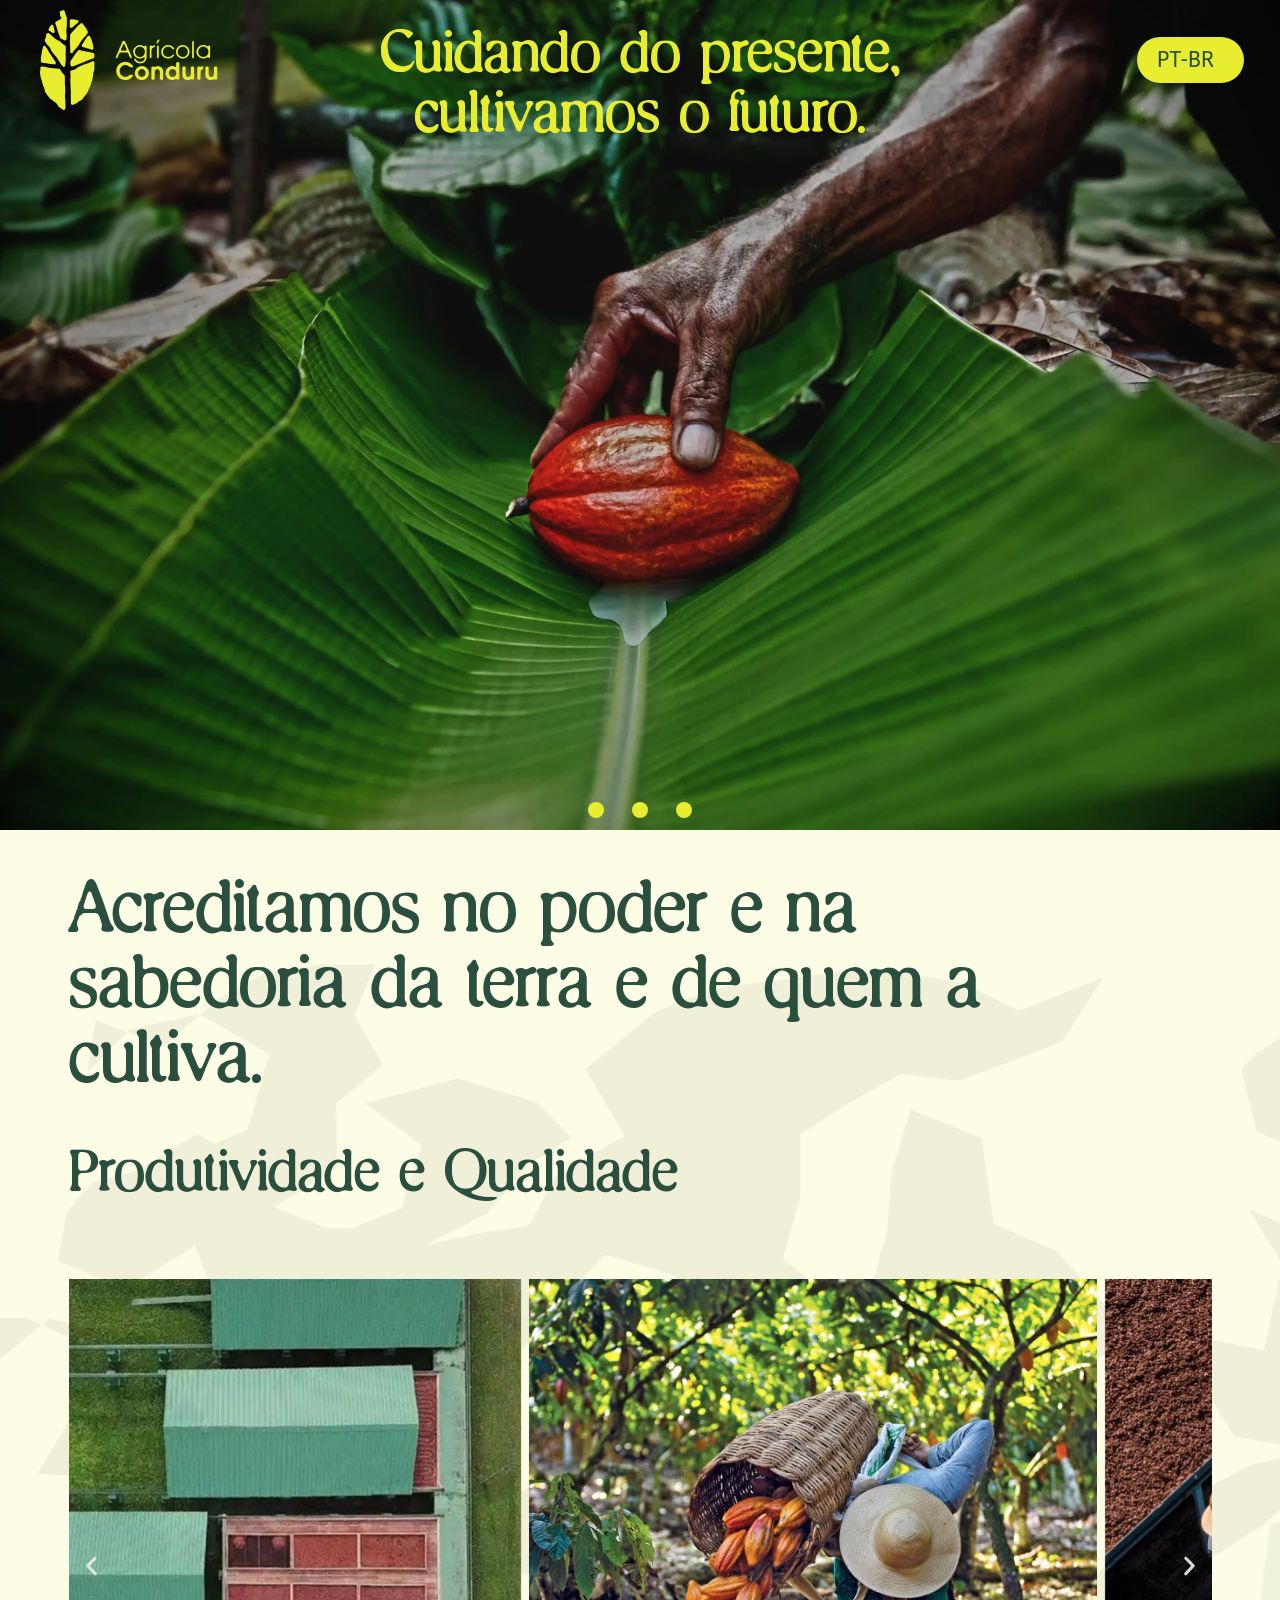
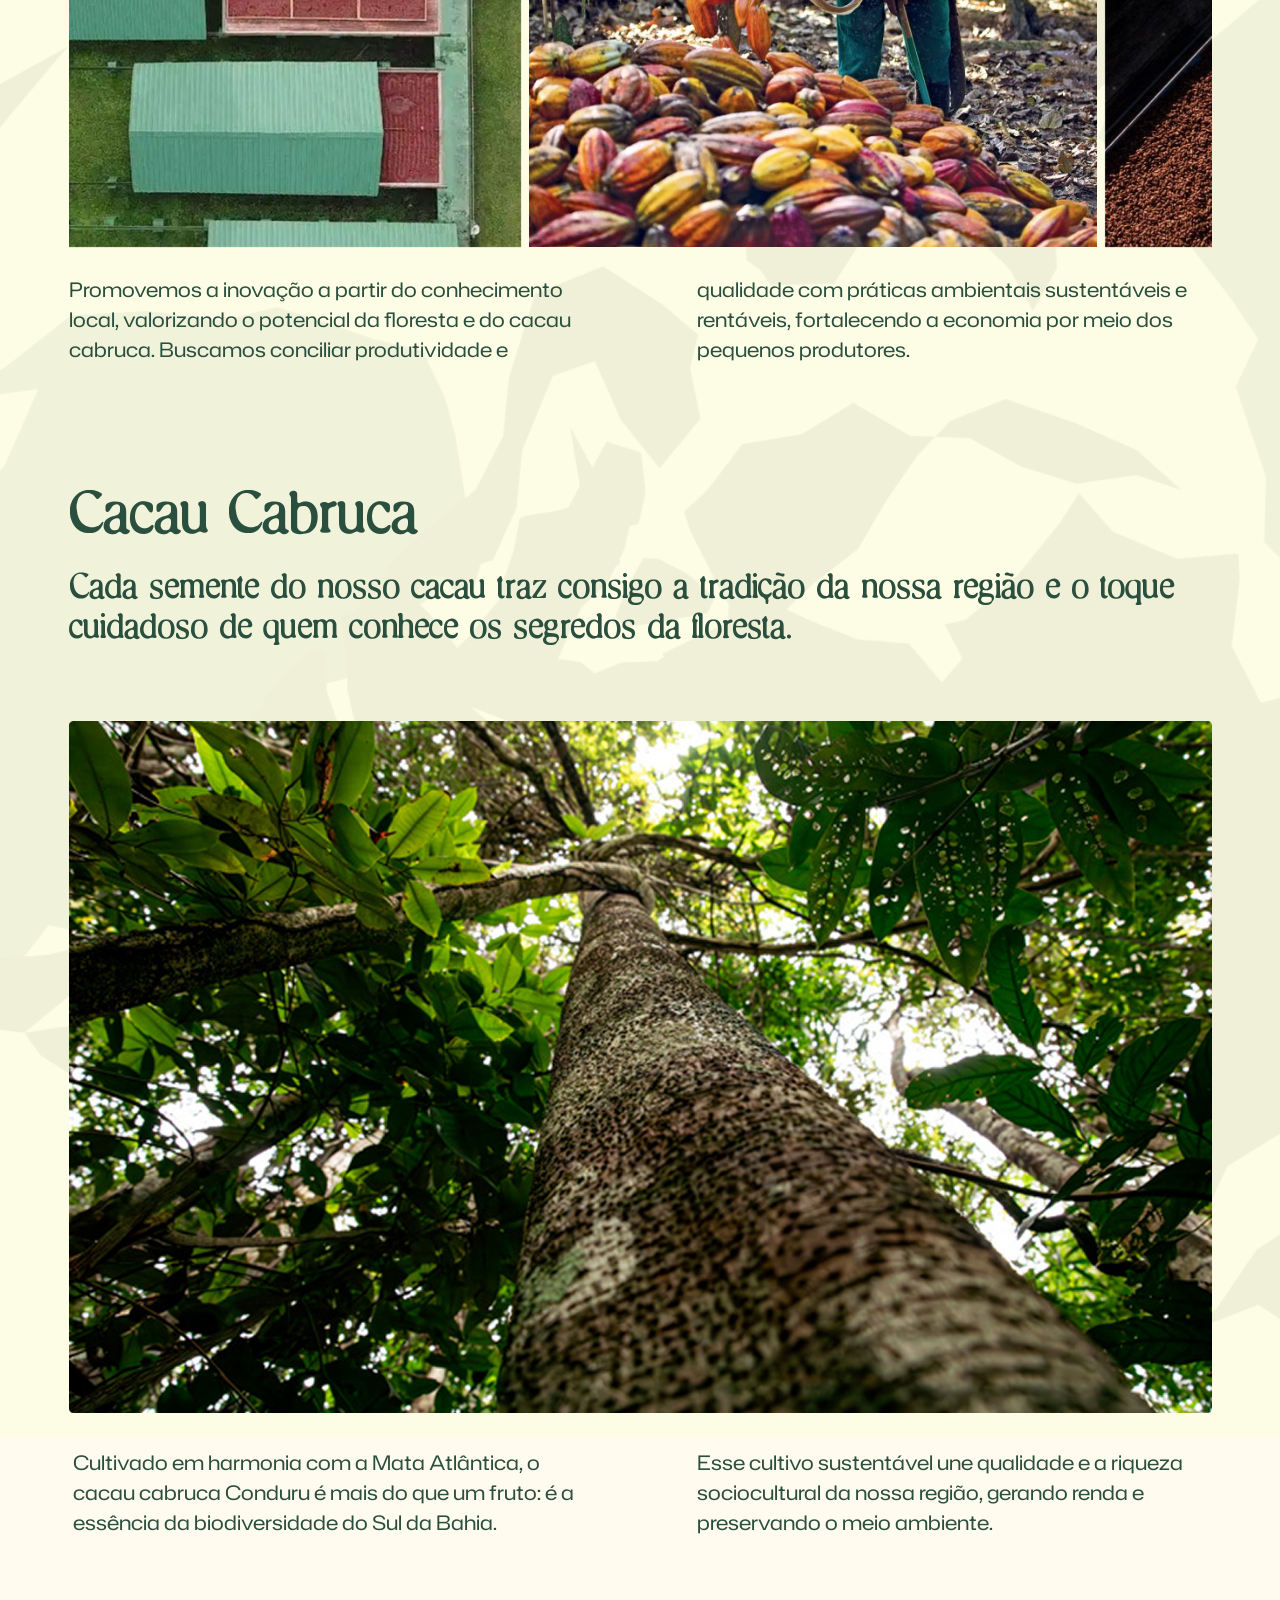
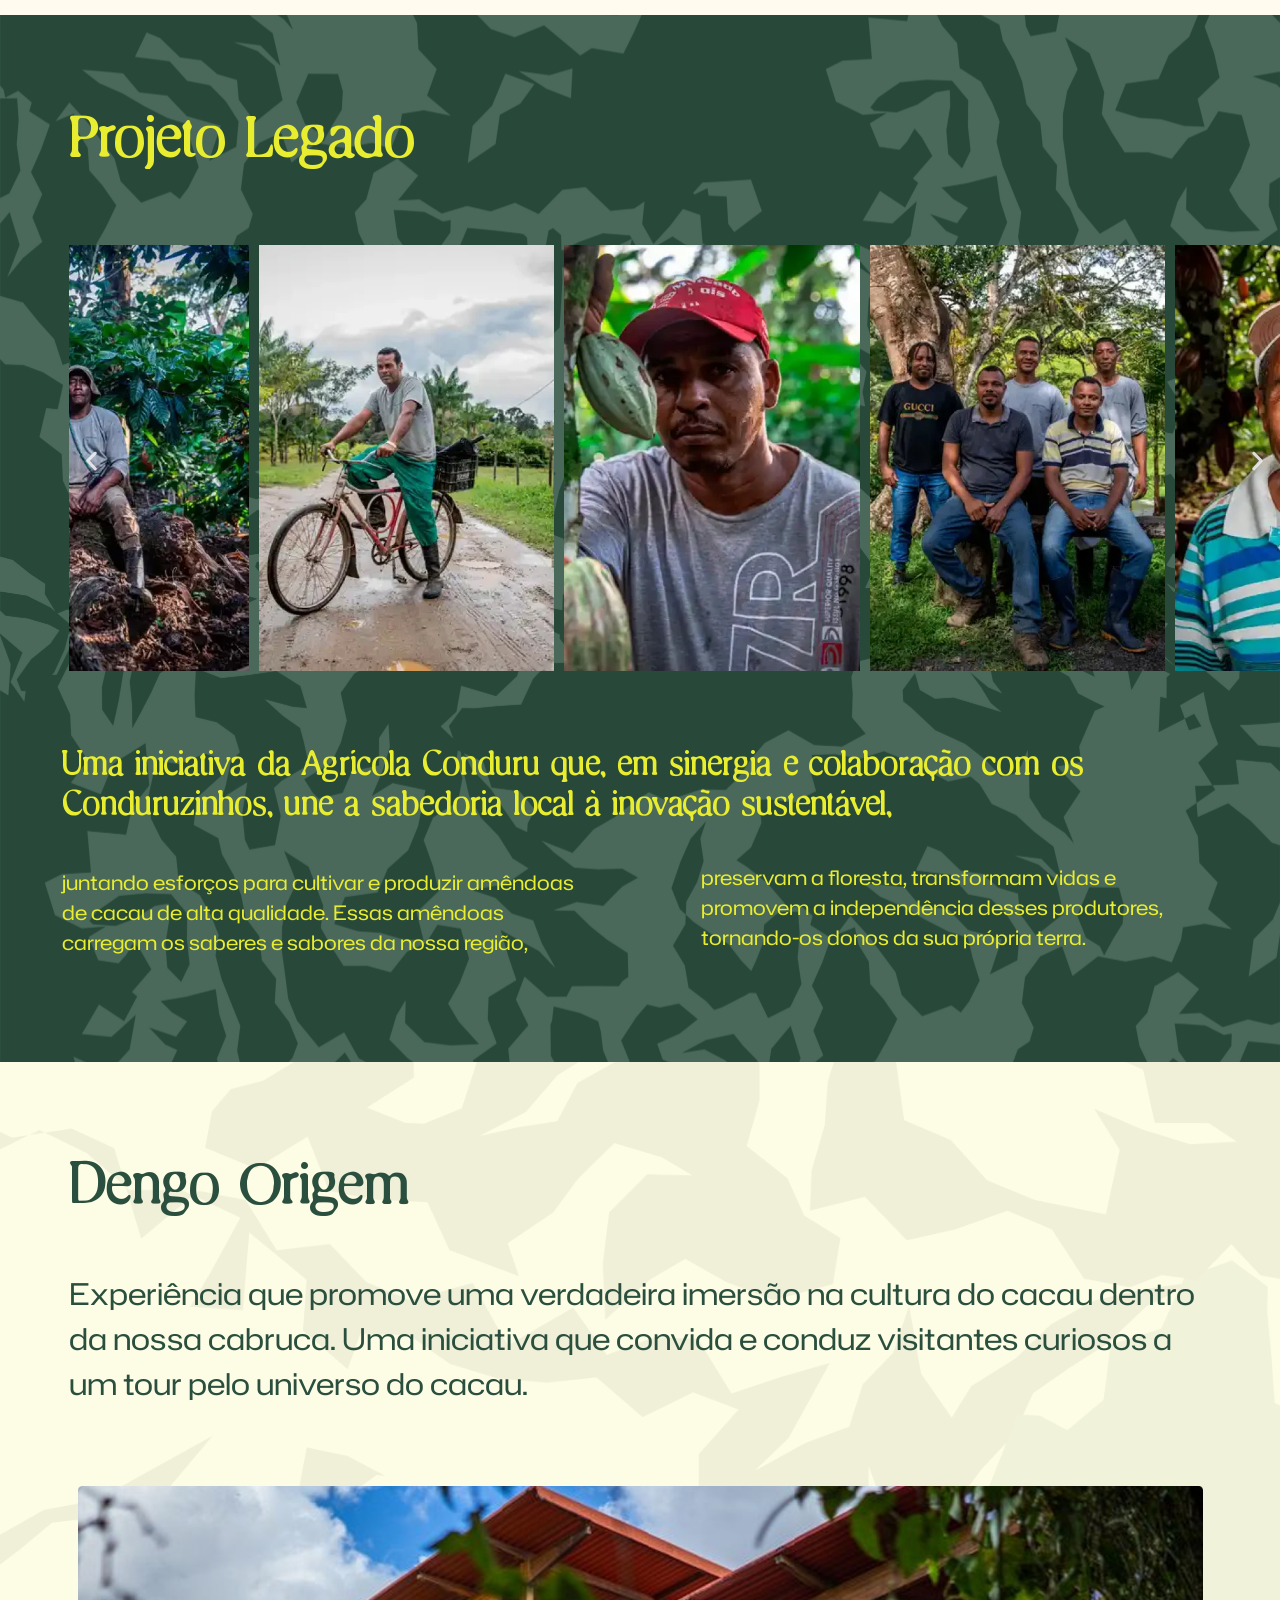
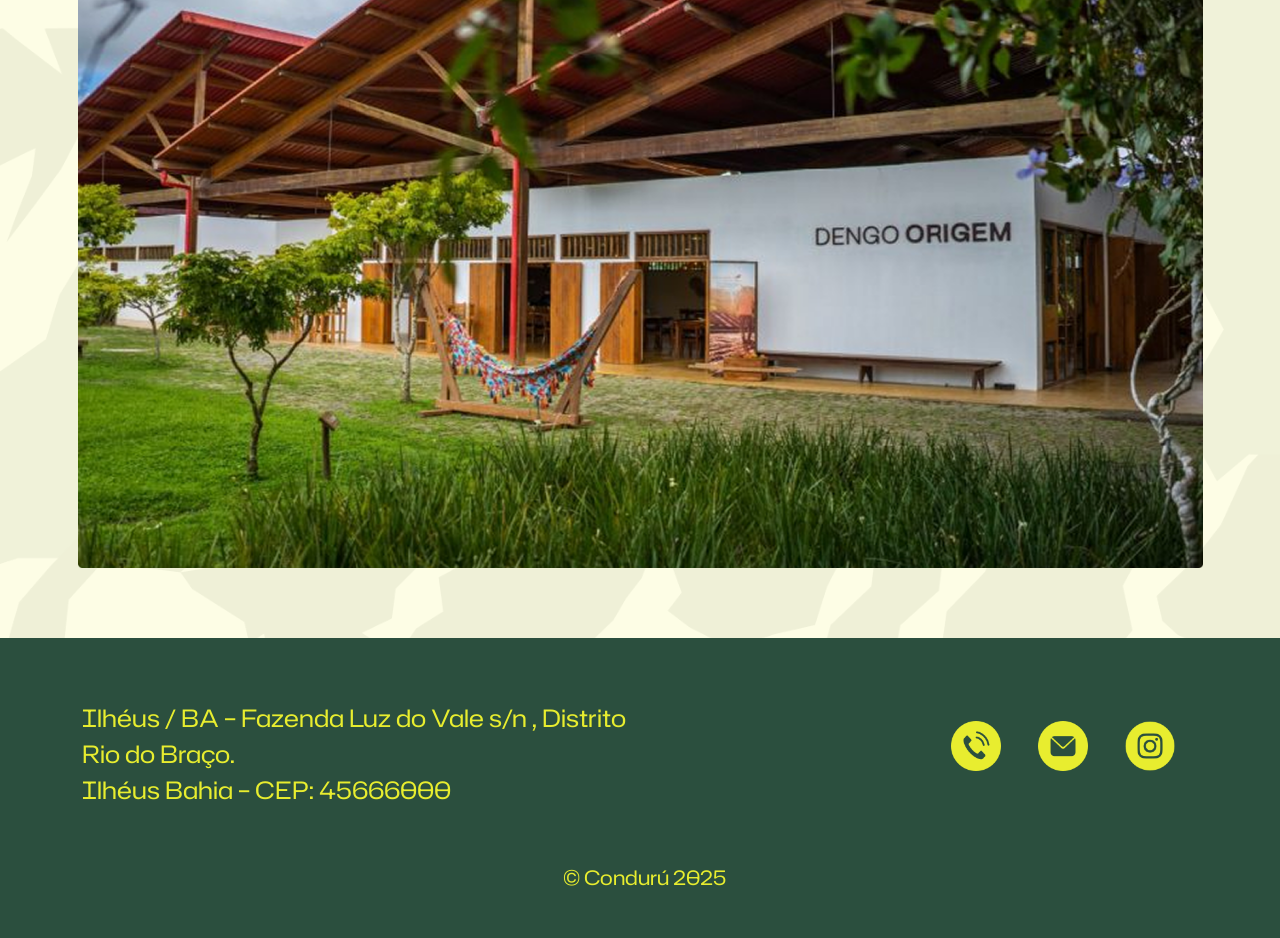
<file: index.html>
<!doctype html>
<html lang="pt-BR">
<head>
	<meta charset="UTF-8">
	<meta name="viewport" content="width=device-width, initial-scale=1">
	<link rel="profile" href="https://gmpg.org/xfn/11">
	<title>Agrícola Conduru</title>
<meta name="description" content="Cuidando do presente, cultivamos o futuro. Cacau cabruca cultivado em harmonia com a Mata Atlântica, no Sul da Bahia.">
<meta property="og:type" content="website">
<meta property="og:locale" content="pt_BR">
<meta property="og:site_name" content="Agrícola Conduru">
<meta property="og:title" content="Agrícola Conduru">
<meta property="og:description" content="Cuidando do presente, cultivamos o futuro. Cacau cabruca cultivado em harmonia com a Mata Atlântica, no Sul da Bahia.">
<meta property="og:url" content="https://agricolaconduru.com.br/">
<meta property="og:image" content="https://agricolaconduru.com.br/og-agricola-conduru.jpg">
<meta property="og:image:type" content="image/jpeg">
<meta property="og:image:width" content="1200">
<meta property="og:image:height" content="630">
<meta property="og:image:alt" content="Mão segurando um fruto de cacau sobre uma folha verde">
<meta name="twitter:card" content="summary_large_image">
<meta name='robots' content='max-image-preview:large' />
	<style>img:is([sizes="auto" i], [sizes^="auto," i]) { contain-intrinsic-size: 3000px 1500px }</style>
	<script>
window._wpemojiSettings = {"baseUrl":"https:\/\/s.w.org\/images\/core\/emoji\/16.0.1\/72x72\/","ext":".png","svgUrl":"https:\/\/s.w.org\/images\/core\/emoji\/16.0.1\/svg\/","svgExt":".svg","source":{"concatemoji":"\/wp-includes\/js\/wp-emoji-release.min.js?ver=6.8.3"}};
/*! This file is auto-generated */
!function(s,n){var o,i,e;function c(e){try{var t={supportTests:e,timestamp:(new Date).valueOf()};sessionStorage.setItem(o,JSON.stringify(t))}catch(e){}}function p(e,t,n){e.clearRect(0,0,e.canvas.width,e.canvas.height),e.fillText(t,0,0);var t=new Uint32Array(e.getImageData(0,0,e.canvas.width,e.canvas.height).data),a=(e.clearRect(0,0,e.canvas.width,e.canvas.height),e.fillText(n,0,0),new Uint32Array(e.getImageData(0,0,e.canvas.width,e.canvas.height).data));return t.every(function(e,t){return e===a[t]})}function u(e,t){e.clearRect(0,0,e.canvas.width,e.canvas.height),e.fillText(t,0,0);for(var n=e.getImageData(16,16,1,1),a=0;a<n.data.length;a++)if(0!==n.data[a])return!1;return!0}function f(e,t,n,a){switch(t){case"flag":return n(e,"\ud83c\udff3\ufe0f\u200d\u26a7\ufe0f","\ud83c\udff3\ufe0f\u200b\u26a7\ufe0f")?!1:!n(e,"\ud83c\udde8\ud83c\uddf6","\ud83c\udde8\u200b\ud83c\uddf6")&&!n(e,"\ud83c\udff4\udb40\udc67\udb40\udc62\udb40\udc65\udb40\udc6e\udb40\udc67\udb40\udc7f","\ud83c\udff4\u200b\udb40\udc67\u200b\udb40\udc62\u200b\udb40\udc65\u200b\udb40\udc6e\u200b\udb40\udc67\u200b\udb40\udc7f");case"emoji":return!a(e,"\ud83e\udedf")}return!1}function g(e,t,n,a){var r="undefined"!=typeof WorkerGlobalScope&&self instanceof WorkerGlobalScope?new OffscreenCanvas(300,150):s.createElement("canvas"),o=r.getContext("2d",{willReadFrequently:!0}),i=(o.textBaseline="top",o.font="600 32px Arial",{});return e.forEach(function(e){i[e]=t(o,e,n,a)}),i}function t(e){var t=s.createElement("script");t.src=e,t.defer=!0,s.head.appendChild(t)}"undefined"!=typeof Promise&&(o="wpEmojiSettingsSupports",i=["flag","emoji"],n.supports={everything:!0,everythingExceptFlag:!0},e=new Promise(function(e){s.addEventListener("DOMContentLoaded",e,{once:!0})}),new Promise(function(t){var n=function(){try{var e=JSON.parse(sessionStorage.getItem(o));if("object"==typeof e&&"number"==typeof e.timestamp&&(new Date).valueOf()<e.timestamp+604800&&"object"==typeof e.supportTests)return e.supportTests}catch(e){}return null}();if(!n){if("undefined"!=typeof Worker&&"undefined"!=typeof OffscreenCanvas&&"undefined"!=typeof URL&&URL.createObjectURL&&"undefined"!=typeof Blob)try{var e="postMessage("+g.toString()+"("+[JSON.stringify(i),f.toString(),p.toString(),u.toString()].join(",")+"));",a=new Blob([e],{type:"text/javascript"}),r=new Worker(URL.createObjectURL(a),{name:"wpTestEmojiSupports"});return void(r.onmessage=function(e){c(n=e.data),r.terminate(),t(n)})}catch(e){}c(n=g(i,f,p,u))}t(n)}).then(function(e){for(var t in e)n.supports[t]=e[t],n.supports.everything=n.supports.everything&&n.supports[t],"flag"!==t&&(n.supports.everythingExceptFlag=n.supports.everythingExceptFlag&&n.supports[t]);n.supports.everythingExceptFlag=n.supports.everythingExceptFlag&&!n.supports.flag,n.DOMReady=!1,n.readyCallback=function(){n.DOMReady=!0}}).then(function(){return e}).then(function(){var e;n.supports.everything||(n.readyCallback(),(e=n.source||{}).concatemoji?t(e.concatemoji):e.wpemoji&&e.twemoji&&(t(e.twemoji),t(e.wpemoji)))}))}((window,document),window._wpemojiSettings);
</script>
<style id='wp-emoji-styles-inline-css'>

	img.wp-smiley, img.emoji {
		display: inline !important;
		border: none !important;
		box-shadow: none !important;
		height: 1em !important;
		width: 1em !important;
		margin: 0 0.07em !important;
		vertical-align: -0.1em !important;
		background: none !important;
		padding: 0 !important;
	}
</style>
<style id='global-styles-inline-css'>
:root{--wp--preset--aspect-ratio--square: 1;--wp--preset--aspect-ratio--4-3: 4/3;--wp--preset--aspect-ratio--3-4: 3/4;--wp--preset--aspect-ratio--3-2: 3/2;--wp--preset--aspect-ratio--2-3: 2/3;--wp--preset--aspect-ratio--16-9: 16/9;--wp--preset--aspect-ratio--9-16: 9/16;--wp--preset--color--black: #000000;--wp--preset--color--cyan-bluish-gray: #abb8c3;--wp--preset--color--white: #ffffff;--wp--preset--color--pale-pink: #f78da7;--wp--preset--color--vivid-red: #cf2e2e;--wp--preset--color--luminous-vivid-orange: #ff6900;--wp--preset--color--luminous-vivid-amber: #fcb900;--wp--preset--color--light-green-cyan: #7bdcb5;--wp--preset--color--vivid-green-cyan: #00d084;--wp--preset--color--pale-cyan-blue: #8ed1fc;--wp--preset--color--vivid-cyan-blue: #0693e3;--wp--preset--color--vivid-purple: #9b51e0;--wp--preset--gradient--vivid-cyan-blue-to-vivid-purple: linear-gradient(135deg,rgba(6,147,227,1) 0%,rgb(155,81,224) 100%);--wp--preset--gradient--light-green-cyan-to-vivid-green-cyan: linear-gradient(135deg,rgb(122,220,180) 0%,rgb(0,208,130) 100%);--wp--preset--gradient--luminous-vivid-amber-to-luminous-vivid-orange: linear-gradient(135deg,rgba(252,185,0,1) 0%,rgba(255,105,0,1) 100%);--wp--preset--gradient--luminous-vivid-orange-to-vivid-red: linear-gradient(135deg,rgba(255,105,0,1) 0%,rgb(207,46,46) 100%);--wp--preset--gradient--very-light-gray-to-cyan-bluish-gray: linear-gradient(135deg,rgb(238,238,238) 0%,rgb(169,184,195) 100%);--wp--preset--gradient--cool-to-warm-spectrum: linear-gradient(135deg,rgb(74,234,220) 0%,rgb(151,120,209) 20%,rgb(207,42,186) 40%,rgb(238,44,130) 60%,rgb(251,105,98) 80%,rgb(254,248,76) 100%);--wp--preset--gradient--blush-light-purple: linear-gradient(135deg,rgb(255,206,236) 0%,rgb(152,150,240) 100%);--wp--preset--gradient--blush-bordeaux: linear-gradient(135deg,rgb(254,205,165) 0%,rgb(254,45,45) 50%,rgb(107,0,62) 100%);--wp--preset--gradient--luminous-dusk: linear-gradient(135deg,rgb(255,203,112) 0%,rgb(199,81,192) 50%,rgb(65,88,208) 100%);--wp--preset--gradient--pale-ocean: linear-gradient(135deg,rgb(255,245,203) 0%,rgb(182,227,212) 50%,rgb(51,167,181) 100%);--wp--preset--gradient--electric-grass: linear-gradient(135deg,rgb(202,248,128) 0%,rgb(113,206,126) 100%);--wp--preset--gradient--midnight: linear-gradient(135deg,rgb(2,3,129) 0%,rgb(40,116,252) 100%);--wp--preset--font-size--small: 13px;--wp--preset--font-size--medium: 20px;--wp--preset--font-size--large: 36px;--wp--preset--font-size--x-large: 42px;--wp--preset--spacing--20: 0.44rem;--wp--preset--spacing--30: 0.67rem;--wp--preset--spacing--40: 1rem;--wp--preset--spacing--50: 1.5rem;--wp--preset--spacing--60: 2.25rem;--wp--preset--spacing--70: 3.38rem;--wp--preset--spacing--80: 5.06rem;--wp--preset--shadow--natural: 6px 6px 9px rgba(0, 0, 0, 0.2);--wp--preset--shadow--deep: 12px 12px 50px rgba(0, 0, 0, 0.4);--wp--preset--shadow--sharp: 6px 6px 0px rgba(0, 0, 0, 0.2);--wp--preset--shadow--outlined: 6px 6px 0px -3px rgba(255, 255, 255, 1), 6px 6px rgba(0, 0, 0, 1);--wp--preset--shadow--crisp: 6px 6px 0px rgba(0, 0, 0, 1);}:root { --wp--style--global--content-size: 800px;--wp--style--global--wide-size: 1200px; }:where(body) { margin: 0; }.wp-site-blocks > .alignleft { float: left; margin-right: 2em; }.wp-site-blocks > .alignright { float: right; margin-left: 2em; }.wp-site-blocks > .aligncenter { justify-content: center; margin-left: auto; margin-right: auto; }:where(.wp-site-blocks) > * { margin-block-start: 24px; margin-block-end: 0; }:where(.wp-site-blocks) > :first-child { margin-block-start: 0; }:where(.wp-site-blocks) > :last-child { margin-block-end: 0; }:root { --wp--style--block-gap: 24px; }:root :where(.is-layout-flow) > :first-child{margin-block-start: 0;}:root :where(.is-layout-flow) > :last-child{margin-block-end: 0;}:root :where(.is-layout-flow) > *{margin-block-start: 24px;margin-block-end: 0;}:root :where(.is-layout-constrained) > :first-child{margin-block-start: 0;}:root :where(.is-layout-constrained) > :last-child{margin-block-end: 0;}:root :where(.is-layout-constrained) > *{margin-block-start: 24px;margin-block-end: 0;}:root :where(.is-layout-flex){gap: 24px;}:root :where(.is-layout-grid){gap: 24px;}.is-layout-flow > .alignleft{float: left;margin-inline-start: 0;margin-inline-end: 2em;}.is-layout-flow > .alignright{float: right;margin-inline-start: 2em;margin-inline-end: 0;}.is-layout-flow > .aligncenter{margin-left: auto !important;margin-right: auto !important;}.is-layout-constrained > .alignleft{float: left;margin-inline-start: 0;margin-inline-end: 2em;}.is-layout-constrained > .alignright{float: right;margin-inline-start: 2em;margin-inline-end: 0;}.is-layout-constrained > .aligncenter{margin-left: auto !important;margin-right: auto !important;}.is-layout-constrained > :where(:not(.alignleft):not(.alignright):not(.alignfull)){max-width: var(--wp--style--global--content-size);margin-left: auto !important;margin-right: auto !important;}.is-layout-constrained > .alignwide{max-width: var(--wp--style--global--wide-size);}body .is-layout-flex{display: flex;}.is-layout-flex{flex-wrap: wrap;align-items: center;}.is-layout-flex > :is(*, div){margin: 0;}body .is-layout-grid{display: grid;}.is-layout-grid > :is(*, div){margin: 0;}body{padding-top: 0px;padding-right: 0px;padding-bottom: 0px;padding-left: 0px;}a:where(:not(.wp-element-button)){text-decoration: underline;}:root :where(.wp-element-button, .wp-block-button__link){background-color: #32373c;border-width: 0;color: #fff;font-family: inherit;font-size: inherit;line-height: inherit;padding: calc(0.667em + 2px) calc(1.333em + 2px);text-decoration: none;}.has-black-color{color: var(--wp--preset--color--black) !important;}.has-cyan-bluish-gray-color{color: var(--wp--preset--color--cyan-bluish-gray) !important;}.has-white-color{color: var(--wp--preset--color--white) !important;}.has-pale-pink-color{color: var(--wp--preset--color--pale-pink) !important;}.has-vivid-red-color{color: var(--wp--preset--color--vivid-red) !important;}.has-luminous-vivid-orange-color{color: var(--wp--preset--color--luminous-vivid-orange) !important;}.has-luminous-vivid-amber-color{color: var(--wp--preset--color--luminous-vivid-amber) !important;}.has-light-green-cyan-color{color: var(--wp--preset--color--light-green-cyan) !important;}.has-vivid-green-cyan-color{color: var(--wp--preset--color--vivid-green-cyan) !important;}.has-pale-cyan-blue-color{color: var(--wp--preset--color--pale-cyan-blue) !important;}.has-vivid-cyan-blue-color{color: var(--wp--preset--color--vivid-cyan-blue) !important;}.has-vivid-purple-color{color: var(--wp--preset--color--vivid-purple) !important;}.has-black-background-color{background-color: var(--wp--preset--color--black) !important;}.has-cyan-bluish-gray-background-color{background-color: var(--wp--preset--color--cyan-bluish-gray) !important;}.has-white-background-color{background-color: var(--wp--preset--color--white) !important;}.has-pale-pink-background-color{background-color: var(--wp--preset--color--pale-pink) !important;}.has-vivid-red-background-color{background-color: var(--wp--preset--color--vivid-red) !important;}.has-luminous-vivid-orange-background-color{background-color: var(--wp--preset--color--luminous-vivid-orange) !important;}.has-luminous-vivid-amber-background-color{background-color: var(--wp--preset--color--luminous-vivid-amber) !important;}.has-light-green-cyan-background-color{background-color: var(--wp--preset--color--light-green-cyan) !important;}.has-vivid-green-cyan-background-color{background-color: var(--wp--preset--color--vivid-green-cyan) !important;}.has-pale-cyan-blue-background-color{background-color: var(--wp--preset--color--pale-cyan-blue) !important;}.has-vivid-cyan-blue-background-color{background-color: var(--wp--preset--color--vivid-cyan-blue) !important;}.has-vivid-purple-background-color{background-color: var(--wp--preset--color--vivid-purple) !important;}.has-black-border-color{border-color: var(--wp--preset--color--black) !important;}.has-cyan-bluish-gray-border-color{border-color: var(--wp--preset--color--cyan-bluish-gray) !important;}.has-white-border-color{border-color: var(--wp--preset--color--white) !important;}.has-pale-pink-border-color{border-color: var(--wp--preset--color--pale-pink) !important;}.has-vivid-red-border-color{border-color: var(--wp--preset--color--vivid-red) !important;}.has-luminous-vivid-orange-border-color{border-color: var(--wp--preset--color--luminous-vivid-orange) !important;}.has-luminous-vivid-amber-border-color{border-color: var(--wp--preset--color--luminous-vivid-amber) !important;}.has-light-green-cyan-border-color{border-color: var(--wp--preset--color--light-green-cyan) !important;}.has-vivid-green-cyan-border-color{border-color: var(--wp--preset--color--vivid-green-cyan) !important;}.has-pale-cyan-blue-border-color{border-color: var(--wp--preset--color--pale-cyan-blue) !important;}.has-vivid-cyan-blue-border-color{border-color: var(--wp--preset--color--vivid-cyan-blue) !important;}.has-vivid-purple-border-color{border-color: var(--wp--preset--color--vivid-purple) !important;}.has-vivid-cyan-blue-to-vivid-purple-gradient-background{background: var(--wp--preset--gradient--vivid-cyan-blue-to-vivid-purple) !important;}.has-light-green-cyan-to-vivid-green-cyan-gradient-background{background: var(--wp--preset--gradient--light-green-cyan-to-vivid-green-cyan) !important;}.has-luminous-vivid-amber-to-luminous-vivid-orange-gradient-background{background: var(--wp--preset--gradient--luminous-vivid-amber-to-luminous-vivid-orange) !important;}.has-luminous-vivid-orange-to-vivid-red-gradient-background{background: var(--wp--preset--gradient--luminous-vivid-orange-to-vivid-red) !important;}.has-very-light-gray-to-cyan-bluish-gray-gradient-background{background: var(--wp--preset--gradient--very-light-gray-to-cyan-bluish-gray) !important;}.has-cool-to-warm-spectrum-gradient-background{background: var(--wp--preset--gradient--cool-to-warm-spectrum) !important;}.has-blush-light-purple-gradient-background{background: var(--wp--preset--gradient--blush-light-purple) !important;}.has-blush-bordeaux-gradient-background{background: var(--wp--preset--gradient--blush-bordeaux) !important;}.has-luminous-dusk-gradient-background{background: var(--wp--preset--gradient--luminous-dusk) !important;}.has-pale-ocean-gradient-background{background: var(--wp--preset--gradient--pale-ocean) !important;}.has-electric-grass-gradient-background{background: var(--wp--preset--gradient--electric-grass) !important;}.has-midnight-gradient-background{background: var(--wp--preset--gradient--midnight) !important;}.has-small-font-size{font-size: var(--wp--preset--font-size--small) !important;}.has-medium-font-size{font-size: var(--wp--preset--font-size--medium) !important;}.has-large-font-size{font-size: var(--wp--preset--font-size--large) !important;}.has-x-large-font-size{font-size: var(--wp--preset--font-size--x-large) !important;}
:root :where(.wp-block-pullquote){font-size: 1.5em;line-height: 1.6;}
</style>
<link rel='stylesheet' id='hello-elementor-css' href='/wp-content/themes/hello-elementor/style.min.css?ver=3.3.0' media='all' />
<link rel='stylesheet' id='hello-elementor-theme-style-css' href='/wp-content/themes/hello-elementor/theme.min.css?ver=3.3.0' media='all' />
<link rel='stylesheet' id='hello-elementor-header-footer-css' href='/wp-content/themes/hello-elementor/header-footer.min.css?ver=3.3.0' media='all' />
<link rel='stylesheet' id='elementor-frontend-css' href='/wp-content/plugins/elementor/assets/css/frontend.min.css?ver=3.28.3' media='all' />
<link rel='stylesheet' id='elementor-post-6-css' href='/wp-content/uploads/elementor/css/post-6.css?ver=1794401483' media='all' />
<link rel='stylesheet' id='widget-image-css' href='/wp-content/plugins/elementor/assets/css/widget-image.min.css?ver=3.28.3' media='all' />
<link rel='stylesheet' id='widget-nav-menu-css' href='/wp-content/plugins/elementor-pro/assets/css/widget-nav-menu.min.css?ver=3.28.2' media='all' />
<link rel='stylesheet' id='e-animation-fadeInUp-css' href='/wp-content/plugins/elementor/assets/lib/animations/styles/fadeInUp.min.css?ver=3.28.3' media='all' />
<link rel='stylesheet' id='swiper-css' href='/wp-content/plugins/elementor/assets/lib/swiper/v8/css/swiper.min.css?ver=8.4.5' media='all' />
<link rel='stylesheet' id='e-swiper-css' href='/wp-content/plugins/elementor/assets/css/conditionals/e-swiper.min.css?ver=3.28.3' media='all' />
<link rel='stylesheet' id='widget-slides-css' href='/wp-content/plugins/elementor-pro/assets/css/widget-slides.min.css?ver=3.28.2' media='all' />
<link rel='stylesheet' id='widget-heading-css' href='/wp-content/plugins/elementor/assets/css/widget-heading.min.css?ver=3.28.3' media='all' />
<link rel='stylesheet' id='widget-image-carousel-css' href='/wp-content/plugins/elementor/assets/css/widget-image-carousel.min.css?ver=3.28.3' media='all' />
<link rel='stylesheet' id='elementor-post-31-css' href='/wp-content/uploads/elementor/css/post-31.css?ver=1794401483' media='all' />
<link rel='stylesheet' id='elementor-post-578-css' href='/wp-content/uploads/elementor/css/post-578.css?ver=1794401483' media='all' />
<link rel='stylesheet' id='elementor-post-514-css' href='/wp-content/uploads/elementor/css/post-514.css?ver=1794401483' media='all' />
<link rel='stylesheet' id='elementor-gf-local-ropasans-css' href='/wp-content/uploads/elementor/google-fonts/css/ropasans.css?ver=1745263195' media='all' />
<script src="/wp-includes/js/jquery/jquery.min.js?ver=3.7.1" id="jquery-core-js"></script>
<script src="/wp-includes/js/jquery/jquery-migrate.min.js?ver=3.4.1" id="jquery-migrate-js"></script>
<meta name="generator" content="WordPress 6.8.3" />
<meta name="generator" content="Elementor 3.28.3; features: e_font_icon_svg, additional_custom_breakpoints, e_local_google_fonts, e_element_cache; settings: css_print_method-external, google_font-enabled, font_display-swap">
			<style>
				.e-con.e-parent:nth-of-type(n+4):not(.e-lazyloaded):not(.e-no-lazyload),
				.e-con.e-parent:nth-of-type(n+4):not(.e-lazyloaded):not(.e-no-lazyload) * {
					background-image: none !important;
				}
				@media screen and (max-height: 1024px) {
					.e-con.e-parent:nth-of-type(n+3):not(.e-lazyloaded):not(.e-no-lazyload),
					.e-con.e-parent:nth-of-type(n+3):not(.e-lazyloaded):not(.e-no-lazyload) * {
						background-image: none !important;
					}
				}
				@media screen and (max-height: 640px) {
					.e-con.e-parent:nth-of-type(n+2):not(.e-lazyloaded):not(.e-no-lazyload),
					.e-con.e-parent:nth-of-type(n+2):not(.e-lazyloaded):not(.e-no-lazyload) * {
						background-image: none !important;
					}
				}
			</style>
			<style id="yellow-pencil">
/*
	The following CSS codes are created by the YellowPencil plugin.
	https://yellowpencil.waspthemes.com/
*/
.page-content .swiper-slide img{position:relative;left:-115px;}
</style></head>
<body class="wp-singular page-template-default page page-id-31 wp-embed-responsive wp-theme-hello-elementor non-logged-in theme-default elementor-default elementor-kit-6 elementor-page elementor-page-31">


<a class="skip-link screen-reader-text" href="#content">Skip to content</a>


<main id="content" class="site-main post-31 page type-page status-publish hentry">

	
	<div class="page-content">
				<div data-elementor-type="wp-page" data-elementor-id="31" class="elementor elementor-31" data-elementor-post-type="page">
				<div class="elementor-element elementor-element-973a7ad e-con-full e-flex e-con e-parent" data-id="973a7ad" data-element_type="container">
		<div class="elementor-element elementor-element-4b2f68e e-grid e-con-full e-con e-child" data-id="4b2f68e" data-element_type="container">
				<div class="elementor-element elementor-element-d1f33c1 elementor-widget__width-inherit elementor-widget-tablet__width-inherit elementor-widget elementor-widget-image" data-id="d1f33c1" data-element_type="widget" data-widget_type="image.default">
				<div class="elementor-widget-container">
															<img decoding="async" width="178" height="100" src="/wp-content/uploads/2025/04/Symbol_Editing_Mode.png" class="attachment-full size-full wp-image-36" alt="" />															</div>
				</div>
				<div class="elementor-element elementor-element-fc7458c elementor-nav-menu--dropdown-none elementor-nav-menu__align-end elementor-widget elementor-widget-nav-menu" data-id="fc7458c" data-element_type="widget" data-settings="{&quot;submenu_icon&quot;:{&quot;value&quot;:&quot;&lt;i class=\&quot;\&quot;&gt;&lt;\/i&gt;&quot;,&quot;library&quot;:&quot;&quot;},&quot;layout&quot;:&quot;horizontal&quot;}" data-widget_type="nav-menu.default">
				<div class="elementor-widget-container">
								<nav aria-label="Menu" class="elementor-nav-menu--main elementor-nav-menu__container elementor-nav-menu--layout-horizontal e--pointer-none">
				<ul id="menu-1-fc7458c" class="elementor-nav-menu"><li class="menu-item menu-item-type-post_type menu-item-object-page current-menu-item page_item page-item-31 current_page_item menu-item-has-children menu-item-581"><a href="./" aria-current="page" class="elementor-item elementor-item-active">PT-BR</a>
<ul class="sub-menu elementor-nav-menu--dropdown">
	<li class="menu-item menu-item-type-custom menu-item-object-custom menu-item-582"><a href="./" class="elementor-sub-item">ING</a></li>
	<li class="menu-item menu-item-type-custom menu-item-object-custom menu-item-583"><a href="./" class="elementor-sub-item">FR</a></li>
</ul>
</li>
</ul>			</nav>
						<nav class="elementor-nav-menu--dropdown elementor-nav-menu__container" aria-hidden="true">
				<ul id="menu-2-fc7458c" class="elementor-nav-menu"><li class="menu-item menu-item-type-post_type menu-item-object-page current-menu-item page_item page-item-31 current_page_item menu-item-has-children menu-item-581"><a href="./" aria-current="page" class="elementor-item elementor-item-active" tabindex="-1">PT-BR</a>
<ul class="sub-menu elementor-nav-menu--dropdown">
	<li class="menu-item menu-item-type-custom menu-item-object-custom menu-item-582"><a href="./" class="elementor-sub-item" tabindex="-1">ING</a></li>
	<li class="menu-item menu-item-type-custom menu-item-object-custom menu-item-583"><a href="./" class="elementor-sub-item" tabindex="-1">FR</a></li>
</ul>
</li>
</ul>			</nav>
						</div>
				</div>
				</div>
				</div>
		<div class="elementor-element elementor-element-826365c e-con-full e-flex e-con e-parent" data-id="826365c" data-element_type="container">
				<div class="elementor-element elementor-element-30a2ce2 elementor--v-position-top elementor--h-position-center elementor-pagination-position-inside elementor-widget elementor-widget-slides" data-id="30a2ce2" data-element_type="widget" data-settings="{&quot;navigation&quot;:&quot;dots&quot;,&quot;autoplay&quot;:&quot;yes&quot;,&quot;pause_on_hover&quot;:&quot;yes&quot;,&quot;pause_on_interaction&quot;:&quot;yes&quot;,&quot;autoplay_speed&quot;:5000,&quot;infinite&quot;:&quot;yes&quot;,&quot;transition&quot;:&quot;slide&quot;,&quot;transition_speed&quot;:500}" data-widget_type="slides.default">
				<div class="elementor-widget-container">
									<div class="elementor-swiper">
					<div class="elementor-slides-wrapper elementor-main-swiper swiper" role="region" aria-roledescription="carousel" aria-label="Slides" dir="ltr" data-animation="fadeInUp">
				<div class="swiper-wrapper elementor-slides">
										<div class="elementor-repeater-item-8ff0041 swiper-slide" role="group" aria-roledescription="slide"><div class="swiper-slide-bg" role="img"></div><div class="swiper-slide-inner" ><div class="swiper-slide-contents"><div class="elementor-slide-heading">Cuidando do presente,<BR> cultivamos o futuro.</div></div></div></div><div class="elementor-repeater-item-9a06136 swiper-slide" role="group" aria-roledescription="slide"><div class="swiper-slide-bg" role="img"></div><div class="swiper-slide-inner" ><div class="swiper-slide-contents"><div class="elementor-slide-heading">Cuidando do presente,<BR> cultivamos o futuro.</div></div></div></div><div class="elementor-repeater-item-6f4d9d2 swiper-slide" role="group" aria-roledescription="slide"><div class="swiper-slide-bg" role="img"></div><div class="swiper-slide-inner" ><div class="swiper-slide-contents"><div class="elementor-slide-heading">Cuidando do presente,<BR> cultivamos o futuro.</div></div></div></div>				</div>
																				<div class="swiper-pagination"></div>
												</div>
				</div>
								</div>
				</div>
				</div>
		<div class="elementor-element elementor-element-a99fca0 e-con-full e-flex e-con e-parent" data-id="a99fca0" data-element_type="container" data-settings="{&quot;background_background&quot;:&quot;classic&quot;}">
				<div class="elementor-element elementor-element-5cd92dc elementor-widget__width-initial elementor-widget elementor-widget-heading" data-id="5cd92dc" data-element_type="widget" data-widget_type="heading.default">
				<div class="elementor-widget-container">
					<h2 class="elementor-heading-title elementor-size-default">Acreditamos no poder e na sabedoria da terra e de quem a cultiva.&nbsp;<br></h2>				</div>
				</div>
				<div class="elementor-element elementor-element-25c3099 elementor-widget__width-initial elementor-widget elementor-widget-heading" data-id="25c3099" data-element_type="widget" data-widget_type="heading.default">
				<div class="elementor-widget-container">
					<h2 class="elementor-heading-title elementor-size-default">Produtividade e Qualidade</h2>				</div>
				</div>
		<div class="elementor-element elementor-element-3e5f22e e-con-full e-flex e-con e-child" data-id="3e5f22e" data-element_type="container">
				<div class="elementor-element elementor-element-ef4a234 elementor-widget-mobile__width-inherit elementor-arrows-position-inside elementor-widget elementor-widget-image-carousel" data-id="ef4a234" data-element_type="widget" data-settings="{&quot;slides_to_show&quot;:&quot;2&quot;,&quot;slides_to_scroll&quot;:&quot;1&quot;,&quot;navigation&quot;:&quot;arrows&quot;,&quot;image_spacing_custom&quot;:{&quot;unit&quot;:&quot;px&quot;,&quot;size&quot;:8,&quot;sizes&quot;:[]},&quot;slides_to_show_mobile&quot;:&quot;2&quot;,&quot;autoplay_speed&quot;:3000,&quot;autoplay&quot;:&quot;yes&quot;,&quot;pause_on_hover&quot;:&quot;yes&quot;,&quot;pause_on_interaction&quot;:&quot;yes&quot;,&quot;infinite&quot;:&quot;yes&quot;,&quot;speed&quot;:500,&quot;image_spacing_custom_tablet&quot;:{&quot;unit&quot;:&quot;px&quot;,&quot;size&quot;:&quot;&quot;,&quot;sizes&quot;:[]},&quot;image_spacing_custom_mobile&quot;:{&quot;unit&quot;:&quot;px&quot;,&quot;size&quot;:&quot;&quot;,&quot;sizes&quot;:[]}}" data-widget_type="image-carousel.default">
				<div class="elementor-widget-container">
							<div class="elementor-image-carousel-wrapper swiper" role="region" aria-roledescription="carousel" aria-label="Carrossel de imagens" dir="ltr">
			<div class="elementor-image-carousel swiper-wrapper swiper-image-stretch" aria-live="off">
								<div class="swiper-slide" role="group" aria-roledescription="slide" aria-label="1 of 3"><figure class="swiper-slide-inner"><img decoding="async" class="swiper-slide-image" src="/wp-content/uploads/elementor/thumbs/128887321_204071681164520_9160236596958989553_n-rw75ao3jt2x9m03yqs9w10h58tacoxnv54fi26ptk4.jpg" alt="128887321_204071681164520_9160236596958989553_n" /></figure></div><div class="swiper-slide" role="group" aria-roledescription="slide" aria-label="2 of 3"><figure class="swiper-slide-inner"><img decoding="async" class="swiper-slide-image" src="/wp-content/uploads/elementor/thumbs/6X7A1344-copiar-rw75ao3jt2x9m03yqs9w10h58tacoxnv54fi26ptk4.jpg" alt="6X7A1344 copiar" /></figure></div><div class="swiper-slide" role="group" aria-roledescription="slide" aria-label="3 of 3"><figure class="swiper-slide-inner"><img decoding="async" class="swiper-slide-image" src="/wp-content/uploads/elementor/thumbs/cc6-copiar-2-rw75ao3jt2x9m03yqs9w10h58tacoxnv54fi26ptk4.jpg" alt="cc6 copiar 2" /></figure></div>			</div>
												<div class="elementor-swiper-button elementor-swiper-button-prev" role="button" tabindex="0">
						<svg aria-hidden="true" class="e-font-icon-svg e-eicon-chevron-left" viewBox="0 0 1000 1000" xmlns="http://www.w3.org/2000/svg"><path d="M646 125C629 125 613 133 604 142L308 442C296 454 292 471 292 487 292 504 296 521 308 533L604 854C617 867 629 875 646 875 663 875 679 871 692 858 704 846 713 829 713 812 713 796 708 779 692 767L438 487 692 225C700 217 708 204 708 187 708 171 704 154 692 142 675 129 663 125 646 125Z"></path></svg>					</div>
					<div class="elementor-swiper-button elementor-swiper-button-next" role="button" tabindex="0">
						<svg aria-hidden="true" class="e-font-icon-svg e-eicon-chevron-right" viewBox="0 0 1000 1000" xmlns="http://www.w3.org/2000/svg"><path d="M696 533C708 521 713 504 713 487 713 471 708 454 696 446L400 146C388 133 375 125 354 125 338 125 325 129 313 142 300 154 292 171 292 187 292 204 296 221 308 233L563 492 304 771C292 783 288 800 288 817 288 833 296 850 308 863 321 871 338 875 354 875 371 875 388 867 400 854L696 533Z"></path></svg>					</div>
				
									</div>
						</div>
				</div>
		<div class="elementor-element elementor-element-cd208e3 e-grid e-con-full e-con e-child" data-id="cd208e3" data-element_type="container">
				<div class="elementor-element elementor-element-4e65861 elementor-widget__width-initial elementor-widget elementor-widget-text-editor" data-id="4e65861" data-element_type="widget" data-widget_type="text-editor.default">
				<div class="elementor-widget-container">
									<p>Promovemos a inovação a partir do conhecimento local, valorizando o potencial da floresta e do cacau cabruca. Buscamos conciliar produtividade e qualidade com práticas ambientais sustentáveis e rentáveis, fortalecendo a economia por meio dos pequenos produtores.</p>								</div>
				</div>
				</div>
				</div>
				<div class="elementor-element elementor-element-7c27e77 elementor-widget__width-initial elementor-widget elementor-widget-heading" data-id="7c27e77" data-element_type="widget" data-widget_type="heading.default">
				<div class="elementor-widget-container">
					<h2 class="elementor-heading-title elementor-size-default">Cacau Cabruca</h2>				</div>
				</div>
				<div class="elementor-element elementor-element-8caf43a elementor-widget__width-initial elementor-widget elementor-widget-text-editor" data-id="8caf43a" data-element_type="widget" data-widget_type="text-editor.default">
				<div class="elementor-widget-container">
									<p>Cada semente do nosso cacau traz consigo a tradição da nossa região e o toque cuidadoso de quem conhece os segredos da floresta.</p>								</div>
				</div>
		<div class="elementor-element elementor-element-32e5ac3 e-con-full e-flex e-con e-child" data-id="32e5ac3" data-element_type="container">
				<div class="elementor-element elementor-element-1ef4b50 elementor-widget elementor-widget-image" data-id="1ef4b50" data-element_type="widget" data-widget_type="image.default">
				<div class="elementor-widget-container">
															<img fetchpriority="high" decoding="async" width="1320" height="800" src="/wp-content/uploads/2025/04/2P3A1821-Aprimorado-NR.png" class="attachment-full size-full wp-image-211" alt="" srcset="/wp-content/uploads/2025/04/2P3A1821-Aprimorado-NR.png 1320w, /wp-content/uploads/2025/04/2P3A1821-Aprimorado-NR-300x182.png 300w, /wp-content/uploads/2025/04/2P3A1821-Aprimorado-NR-1024x621.png 1024w, /wp-content/uploads/2025/04/2P3A1821-Aprimorado-NR-768x465.png 768w" sizes="(max-width: 1320px) 100vw, 1320px" />															</div>
				</div>
				</div>
				</div>
		<div class="elementor-element elementor-element-ee91f94 e-flex e-con-boxed e-con e-parent" data-id="ee91f94" data-element_type="container" data-settings="{&quot;background_background&quot;:&quot;classic&quot;}">
					<div class="e-con-inner">
				<div class="elementor-element elementor-element-91cfbb1 elementor-widget-tablet__width-initial elementor-widget-mobile__width-inherit elementor-widget__width-initial elementor-widget elementor-widget-text-editor" data-id="91cfbb1" data-element_type="widget" data-widget_type="text-editor.default">
				<div class="elementor-widget-container">
									<p>Cultivado em harmonia com a Mata Atlântica, o cacau cabruca Conduru é mais do que um fruto: é a essência da biodiversidade do Sul da Bahia.</p><p>Esse cultivo sustentável une qualidade e a riqueza sociocultural da nossa região, gerando renda e preservando o meio ambiente.</p>								</div>
				</div>
					</div>
				</div>
		<div class="elementor-element elementor-element-d82a030 e-con-full e-flex e-con e-parent" data-id="d82a030" data-element_type="container" data-settings="{&quot;background_background&quot;:&quot;classic&quot;}">
				<div class="elementor-element elementor-element-10efc1b elementor-widget__width-initial elementor-widget elementor-widget-heading" data-id="10efc1b" data-element_type="widget" data-widget_type="heading.default">
				<div class="elementor-widget-container">
					<h2 class="elementor-heading-title elementor-size-default">Projeto Legado</h2>				</div>
				</div>
		<div class="elementor-element elementor-element-7ab795b e-con-full e-flex e-con e-child" data-id="7ab795b" data-element_type="container">
				<div class="elementor-element elementor-element-0e85fd7 elementor-arrows-position-inside elementor-widget elementor-widget-image-carousel" data-id="0e85fd7" data-element_type="widget" data-settings="{&quot;slides_to_show&quot;:&quot;4&quot;,&quot;slides_to_scroll&quot;:&quot;1&quot;,&quot;navigation&quot;:&quot;arrows&quot;,&quot;image_spacing_custom&quot;:{&quot;unit&quot;:&quot;px&quot;,&quot;size&quot;:10,&quot;sizes&quot;:[]},&quot;slides_to_show_mobile&quot;:&quot;2&quot;,&quot;autoplay_speed&quot;:3000,&quot;autoplay&quot;:&quot;yes&quot;,&quot;pause_on_hover&quot;:&quot;yes&quot;,&quot;pause_on_interaction&quot;:&quot;yes&quot;,&quot;infinite&quot;:&quot;yes&quot;,&quot;speed&quot;:500,&quot;image_spacing_custom_tablet&quot;:{&quot;unit&quot;:&quot;px&quot;,&quot;size&quot;:&quot;&quot;,&quot;sizes&quot;:[]},&quot;image_spacing_custom_mobile&quot;:{&quot;unit&quot;:&quot;px&quot;,&quot;size&quot;:&quot;&quot;,&quot;sizes&quot;:[]}}" data-widget_type="image-carousel.default">
				<div class="elementor-widget-container">
							<div class="elementor-image-carousel-wrapper swiper" role="region" aria-roledescription="carousel" aria-label="Carrossel de imagens" dir="ltr">
			<div class="elementor-image-carousel swiper-wrapper" aria-live="off">
								<div class="swiper-slide" role="group" aria-roledescription="slide" aria-label="1 of 5"><figure class="swiper-slide-inner"><img decoding="async" class="swiper-slide-image" src="/wp-content/uploads/elementor/thumbs/2P3A0122-1-1-rw75ao3hdddjb6h2l3wgv2gfxtrhx76ski8ttatbl0.webp" alt="2P3A0122 (1)" /></figure></div><div class="swiper-slide" role="group" aria-roledescription="slide" aria-label="2 of 5"><figure class="swiper-slide-inner"><img decoding="async" class="swiper-slide-image" src="/wp-content/uploads/elementor/thumbs/2P3A2483-rw75ao3hdddjb6h2l3wgv2gfxtrhx76ski8ttatbl0.webp" alt="2P3A2483" /></figure></div><div class="swiper-slide" role="group" aria-roledescription="slide" aria-label="3 of 5"><figure class="swiper-slide-inner"><img decoding="async" class="swiper-slide-image" src="/wp-content/uploads/elementor/thumbs/2P3A0169-rw75ao3hdddjb6h2l3wgv2gfxtrhx76ski8ttatbl0.webp" alt="2P3A0169" /></figure></div><div class="swiper-slide" role="group" aria-roledescription="slide" aria-label="4 of 5"><figure class="swiper-slide-inner"><img decoding="async" class="swiper-slide-image" src="/wp-content/uploads/elementor/thumbs/2P3A0409-rw75ao3hdddjb6h2l3wgv2gfxtrhx76ski8ttatbl0.webp" alt="2P3A0409" /></figure></div><div class="swiper-slide" role="group" aria-roledescription="slide" aria-label="5 of 5"><figure class="swiper-slide-inner"><img decoding="async" class="swiper-slide-image" src="/wp-content/uploads/elementor/thumbs/2P3A2744-rw75ao3hdddjb6h2l3wgv2gfxtrhx76ski8ttatbl0.webp" alt="2P3A2744" /></figure></div>			</div>
												<div class="elementor-swiper-button elementor-swiper-button-prev" role="button" tabindex="0">
						<svg aria-hidden="true" class="e-font-icon-svg e-eicon-chevron-left" viewBox="0 0 1000 1000" xmlns="http://www.w3.org/2000/svg"><path d="M646 125C629 125 613 133 604 142L308 442C296 454 292 471 292 487 292 504 296 521 308 533L604 854C617 867 629 875 646 875 663 875 679 871 692 858 704 846 713 829 713 812 713 796 708 779 692 767L438 487 692 225C700 217 708 204 708 187 708 171 704 154 692 142 675 129 663 125 646 125Z"></path></svg>					</div>
					<div class="elementor-swiper-button elementor-swiper-button-next" role="button" tabindex="0">
						<svg aria-hidden="true" class="e-font-icon-svg e-eicon-chevron-right" viewBox="0 0 1000 1000" xmlns="http://www.w3.org/2000/svg"><path d="M696 533C708 521 713 504 713 487 713 471 708 454 696 446L400 146C388 133 375 125 354 125 338 125 325 129 313 142 300 154 292 171 292 187 292 204 296 221 308 233L563 492 304 771C292 783 288 800 288 817 288 833 296 850 308 863 321 871 338 875 354 875 371 875 388 867 400 854L696 533Z"></path></svg>					</div>
				
									</div>
						</div>
				</div>
				</div>
		<div class="elementor-element elementor-element-0ebab20 e-grid e-con-full e-con e-child" data-id="0ebab20" data-element_type="container">
				<div class="elementor-element elementor-element-565138b elementor-widget__width-initial elementor-widget elementor-widget-text-editor" data-id="565138b" data-element_type="widget" data-widget_type="text-editor.default">
				<div class="elementor-widget-container">
									<p>Uma iniciativa da Agrícola Conduru que, em sinergia e colaboração com os Conduruzinhos, une a sabedoria local à inovação sustentável,</p>								</div>
				</div>
				</div>
		<div class="elementor-element elementor-element-b95d35d e-grid e-con-full e-con e-child" data-id="b95d35d" data-element_type="container">
				<div class="elementor-element elementor-element-de2ea93 elementor-widget-tablet__width-inherit elementor-widget__width-initial elementor-widget elementor-widget-text-editor" data-id="de2ea93" data-element_type="widget" data-widget_type="text-editor.default">
				<div class="elementor-widget-container">
									<p>juntando esforços para cultivar e produzir amêndoas de cacau de alta qualidade. Essas amêndoas carregam os saberes e sabores da nossa região, preservam a floresta, transformam vidas e promovem a independência desses produtores, tornando-os donos da sua própria terra.</p>								</div>
				</div>
				</div>
				</div>
		<div class="elementor-element elementor-element-7caa9f8 e-con-full e-flex e-con e-parent" data-id="7caa9f8" data-element_type="container" data-settings="{&quot;background_background&quot;:&quot;classic&quot;}">
				<div class="elementor-element elementor-element-a216007 elementor-widget__width-initial elementor-widget elementor-widget-heading" data-id="a216007" data-element_type="widget" data-widget_type="heading.default">
				<div class="elementor-widget-container">
					<h2 class="elementor-heading-title elementor-size-default">Dengo Origem</h2>				</div>
				</div>
				<div class="elementor-element elementor-element-59bc9be elementor-widget__width-initial elementor-widget elementor-widget-text-editor" data-id="59bc9be" data-element_type="widget" data-widget_type="text-editor.default">
				<div class="elementor-widget-container">
									<p>Experiência que promove uma verdadeira imersão na cultura do cacau dentro da nossa cabruca. Uma iniciativa que convida e conduz visitantes curiosos a um tour pelo universo do cacau.</p>								</div>
				</div>
		<div class="elementor-element elementor-element-03d51a7 e-con-full e-flex e-con e-child" data-id="03d51a7" data-element_type="container">
				<div class="elementor-element elementor-element-e348e6c elementor-widget-mobile__width-inherit elementor-widget elementor-widget-image" data-id="e348e6c" data-element_type="widget" data-widget_type="image.default">
				<div class="elementor-widget-container">
															<img decoding="async" width="1320" height="800" src="/wp-content/uploads/2025/04/JSQ9Kl-1.png" class="attachment-full size-full wp-image-463" alt="" srcset="/wp-content/uploads/2025/04/JSQ9Kl-1.png 1320w, /wp-content/uploads/2025/04/JSQ9Kl-1-300x182.png 300w, /wp-content/uploads/2025/04/JSQ9Kl-1-1024x621.png 1024w, /wp-content/uploads/2025/04/JSQ9Kl-1-768x465.png 768w" sizes="(max-width: 1320px) 100vw, 1320px" />															</div>
				</div>
				</div>
				</div>
				</div>
		
		
			</div>

	
</main>

			<div data-elementor-type="footer" data-elementor-id="514" class="elementor elementor-514 elementor-location-footer" data-elementor-post-type="elementor_library">
			<div class="elementor-element elementor-element-c236c33 e-con-full e-flex e-con e-parent" data-id="c236c33" data-element_type="container" data-settings="{&quot;background_background&quot;:&quot;classic&quot;}">
		<div class="elementor-element elementor-element-67ad2c8 e-grid e-con-full e-con e-child" data-id="67ad2c8" data-element_type="container">
				<div class="elementor-element elementor-element-e671508 elementor-widget elementor-widget-text-editor" data-id="e671508" data-element_type="widget" data-widget_type="text-editor.default">
				<div class="elementor-widget-container">
									<p>Ilhéus / BA &#8211; Fazenda Luz do Vale s/n , Distrito Rio do Braço. <br />Ilhéus Bahia &#8211; CEP: 45666000</p>								</div>
				</div>
		<div class="elementor-element elementor-element-753e2fe e-grid e-con-full e-con e-child" data-id="753e2fe" data-element_type="container">
		<div class="elementor-element elementor-element-463affc e-con-full e-flex e-con e-child" data-id="463affc" data-element_type="container">
				</div>
		<div class="elementor-element elementor-element-a9eee52 e-con-full e-flex e-con e-child" data-id="a9eee52" data-element_type="container">
				</div>
		<div class="elementor-element elementor-element-06d1e9d e-con-full e-flex e-con e-child" data-id="06d1e9d" data-element_type="container">
				</div>
				<div class="elementor-element elementor-element-f43a38c elementor-widget elementor-widget-image" data-id="f43a38c" data-element_type="widget" data-widget_type="image.default">
				<div class="elementor-widget-container">
															<img width="80" height="80" src="/wp-content/uploads/2025/04/Call.png" class="attachment-full size-full wp-image-1182" alt="" />															</div>
				</div>
				<div class="elementor-element elementor-element-531daba elementor-widget elementor-widget-image" data-id="531daba" data-element_type="widget" data-widget_type="image.default">
				<div class="elementor-widget-container">
															<img width="80" height="80" src="/wp-content/uploads/2025/04/Email.png" class="attachment-full size-full wp-image-1183" alt="" />															</div>
				</div>
				<div class="elementor-element elementor-element-c74f7cc elementor-widget elementor-widget-image" data-id="c74f7cc" data-element_type="widget" data-widget_type="image.default">
				<div class="elementor-widget-container">
															<img width="80" height="80" src="/wp-content/uploads/2025/04/Instagram-1.png" class="attachment-full size-full wp-image-1184" alt="" />															</div>
				</div>
				</div>
				</div>
		<div class="elementor-element elementor-element-6e23c31 e-grid e-con-full e-con e-child" data-id="6e23c31" data-element_type="container">
				<div class="elementor-element elementor-element-8df58a5 elementor-widget elementor-widget-text-editor" data-id="8df58a5" data-element_type="widget" data-widget_type="text-editor.default">
				<div class="elementor-widget-container">
									<p>© Condurú 2025</p>								</div>
				</div>
				</div>
				</div>
				</div>
		
<script type="speculationrules">
{"prefetch":[{"source":"document","where":{"and":[{"href_matches":"\/*"},{"not":{"href_matches":["\/wp-*.php","\/wp-admin\/*","\/wp-content\/uploads\/*","\/wp-content\/*","\/wp-content\/plugins\/*","\/wp-content\/themes\/hello-elementor\/*","\/*\\?(.+)"]}},{"not":{"selector_matches":"a[rel~=\"nofollow\"]"}},{"not":{"selector_matches":".no-prefetch, .no-prefetch a"}}]},"eagerness":"conservative"}]}
</script>
			<script>
				const lazyloadRunObserver = () => {
					const lazyloadBackgrounds = document.querySelectorAll( `.e-con.e-parent:not(.e-lazyloaded)` );
					const lazyloadBackgroundObserver = new IntersectionObserver( ( entries ) => {
						entries.forEach( ( entry ) => {
							if ( entry.isIntersecting ) {
								let lazyloadBackground = entry.target;
								if( lazyloadBackground ) {
									lazyloadBackground.classList.add( 'e-lazyloaded' );
								}
								lazyloadBackgroundObserver.unobserve( entry.target );
							}
						});
					}, { rootMargin: '200px 0px 200px 0px' } );
					lazyloadBackgrounds.forEach( ( lazyloadBackground ) => {
						lazyloadBackgroundObserver.observe( lazyloadBackground );
					} );
				};
				const events = [
					'DOMContentLoaded',
					'elementor/lazyload/observe',
				];
				events.forEach( ( event ) => {
					document.addEventListener( event, lazyloadRunObserver );
				} );
			</script>
			<script src="/wp-content/themes/hello-elementor/assets/js/hello-frontend.min.js?ver=3.3.0" id="hello-theme-frontend-js"></script>
<script src="/wp-content/plugins/elementor-pro/assets/lib/smartmenus/jquery.smartmenus.min.js?ver=1.2.1" id="smartmenus-js"></script>
<script src="/wp-includes/js/imagesloaded.min.js?ver=5.0.0" id="imagesloaded-js"></script>
<script src="/wp-content/plugins/elementor/assets/lib/swiper/v8/swiper.min.js?ver=8.4.5" id="swiper-js"></script>
<script src="/wp-content/plugins/elementor-pro/assets/js/webpack-pro.runtime.min.js?ver=3.28.2" id="elementor-pro-webpack-runtime-js"></script>
<script src="/wp-content/plugins/elementor/assets/js/webpack.runtime.min.js?ver=3.28.3" id="elementor-webpack-runtime-js"></script>
<script src="/wp-content/plugins/elementor/assets/js/frontend-modules.min.js?ver=3.28.3" id="elementor-frontend-modules-js"></script>
<script src="/wp-includes/js/dist/hooks.min.js?ver=4d63a3d491d11ffd8ac6" id="wp-hooks-js"></script>
<script src="/wp-includes/js/dist/i18n.min.js?ver=5e580eb46a90c2b997e6" id="wp-i18n-js"></script>
<script id="wp-i18n-js-after">
wp.i18n.setLocaleData( { 'text direction\u0004ltr': [ 'ltr' ] } );
</script>
<script id="elementor-pro-frontend-js-before">
var ElementorProFrontendConfig = {"ajaxurl":"\/wp-admin\/admin-ajax.php","nonce":"a52186e75c","urls":{"assets":"\/wp-content\/plugins\/elementor-pro\/assets\/","rest":"\/wp-json\/"},"settings":{"lazy_load_background_images":true},"popup":{"hasPopUps":false},"shareButtonsNetworks":{"facebook":{"title":"Facebook","has_counter":true},"twitter":{"title":"Twitter"},"linkedin":{"title":"LinkedIn","has_counter":true},"pinterest":{"title":"Pinterest","has_counter":true},"reddit":{"title":"Reddit","has_counter":true},"vk":{"title":"VK","has_counter":true},"odnoklassniki":{"title":"OK","has_counter":true},"tumblr":{"title":"Tumblr"},"digg":{"title":"Digg"},"skype":{"title":"Skype"},"stumbleupon":{"title":"StumbleUpon","has_counter":true},"mix":{"title":"Mix"},"telegram":{"title":"Telegram"},"pocket":{"title":"Pocket","has_counter":true},"xing":{"title":"XING","has_counter":true},"whatsapp":{"title":"WhatsApp"},"email":{"title":"Email"},"print":{"title":"Print"},"x-twitter":{"title":"X"},"threads":{"title":"Threads"}},"facebook_sdk":{"lang":"pt_BR","app_id":""},"lottie":{"defaultAnimationUrl":"\/wp-content\/plugins\/elementor-pro\/modules\/lottie\/assets\/animations\/default.json"}};
</script>
<script src="/wp-content/plugins/elementor-pro/assets/js/frontend.min.js?ver=3.28.2" id="elementor-pro-frontend-js"></script>
<script src="/wp-includes/js/jquery/ui/core.min.js?ver=1.13.3" id="jquery-ui-core-js"></script>
<script id="elementor-frontend-js-before">
var elementorFrontendConfig = {"environmentMode":{"edit":false,"wpPreview":false,"isScriptDebug":false},"i18n":{"shareOnFacebook":"Share on Facebook","shareOnTwitter":"Share on Twitter","pinIt":"Pin it","download":"Download","downloadImage":"Download image","fullscreen":"Fullscreen","zoom":"Zoom","share":"Share","playVideo":"Play Video","previous":"Previous","next":"Next","close":"Close","a11yCarouselPrevSlideMessage":"Previous slide","a11yCarouselNextSlideMessage":"Next slide","a11yCarouselFirstSlideMessage":"This is the first slide","a11yCarouselLastSlideMessage":"This is the last slide","a11yCarouselPaginationBulletMessage":"Go to slide"},"is_rtl":false,"breakpoints":{"xs":0,"sm":480,"md":768,"lg":1025,"xl":1440,"xxl":1600},"responsive":{"breakpoints":{"mobile":{"label":"Mobile Portrait","value":767,"default_value":767,"direction":"max","is_enabled":true},"mobile_extra":{"label":"Mobile Landscape","value":880,"default_value":880,"direction":"max","is_enabled":false},"tablet":{"label":"Tablet Portrait","value":1024,"default_value":1024,"direction":"max","is_enabled":true},"tablet_extra":{"label":"Tablet Landscape","value":1200,"default_value":1200,"direction":"max","is_enabled":false},"laptop":{"label":"Laptop","value":1366,"default_value":1366,"direction":"max","is_enabled":false},"widescreen":{"label":"Widescreen","value":2400,"default_value":2400,"direction":"min","is_enabled":false}},"hasCustomBreakpoints":false},"version":"3.28.3","is_static":false,"experimentalFeatures":{"e_font_icon_svg":true,"additional_custom_breakpoints":true,"container":true,"e_local_google_fonts":true,"theme_builder_v2":true,"hello-theme-header-footer":true,"nested-elements":true,"editor_v2":true,"e_element_cache":true,"home_screen":true},"urls":{"assets":"\/wp-content\/plugins\/elementor\/assets\/","ajaxurl":"\/wp-admin\/admin-ajax.php","uploadUrl":"\/wp-content\/uploads"},"nonces":{"floatingButtonsClickTracking":"ac4fbffcf0"},"swiperClass":"swiper","settings":{"page":[],"editorPreferences":[]},"kit":{"active_breakpoints":["viewport_mobile","viewport_tablet"],"global_image_lightbox":"yes","lightbox_enable_counter":"yes","lightbox_enable_fullscreen":"yes","lightbox_enable_zoom":"yes","lightbox_enable_share":"yes","lightbox_title_src":"title","lightbox_description_src":"description","hello_header_logo_type":"title","hello_header_menu_layout":"horizontal"},"post":{"id":31,"title":"PT-BR","excerpt":"","featuredImage":false}};
</script>
<script src="/wp-content/plugins/elementor/assets/js/frontend.min.js?ver=3.28.3" id="elementor-frontend-js"></script>
<script src="/wp-content/plugins/elementor-pro/assets/js/elements-handlers.min.js?ver=3.28.2" id="pro-elements-handlers-js"></script>

</body>
</html>
</file>
<file: wp-content/uploads/elementor/css/post-6.css>
.elementor-kit-6{--e-global-color-primary:#6EC1E4;--e-global-color-secondary:#54595F;--e-global-color-text:#7A7A7A;--e-global-color-accent:#61CE70;--e-global-typography-primary-font-family:"BN Cringe Serif";--e-global-typography-primary-font-size:60px;--e-global-typography-primary-font-weight:500;--e-global-typography-secondary-font-family:"BN Cringe Serif";--e-global-typography-secondary-font-size:35px;--e-global-typography-secondary-font-weight:400;--e-global-typography-secondary-line-height:40px;--e-global-typography-text-font-family:"HubotSans_SemiExpanded-Regular";--e-global-typography-text-font-size:20px;--e-global-typography-text-font-weight:400;--e-global-typography-accent-font-family:"HubotSans_SemiExpanded-Regular";--e-global-typography-accent-font-size:24px;--e-global-typography-accent-font-weight:500;}.elementor-kit-6 e-page-transition{background-color:#FFBC7D;}.elementor-section.elementor-section-boxed > .elementor-container{max-width:1140px;}.e-con{--container-max-width:1140px;}.elementor-widget:not(:last-child){margin-block-end:20px;}.elementor-element{--widgets-spacing:20px 20px;--widgets-spacing-row:20px;--widgets-spacing-column:20px;}{}h1.entry-title{display:var(--page-title-display);}.site-header{padding-inline-end:0px;padding-inline-start:0px;}@media(max-width:1024px){.elementor-kit-6{--e-global-typography-primary-font-size:55px;--e-global-typography-secondary-font-size:32px;--e-global-typography-text-font-size:20px;--e-global-typography-accent-font-size:24px;}.elementor-section.elementor-section-boxed > .elementor-container{max-width:1024px;}.e-con{--container-max-width:1024px;}}@media(max-width:767px){.elementor-kit-6{--e-global-typography-primary-font-size:35px;--e-global-typography-secondary-font-size:24px;--e-global-typography-secondary-line-height:29px;--e-global-typography-text-font-size:16px;--e-global-typography-accent-font-size:20px;}.elementor-section.elementor-section-boxed > .elementor-container{max-width:767px;}.e-con{--container-max-width:767px;}}/* Start Custom Fonts CSS */@font-face {
	font-family: 'BN Cringe Serif';
	font-style: normal;
	font-weight: normal;
	font-display: auto;
	src: url('/wp-content/uploads/2025/04/BNCringeSerifLight.woff2') format('woff2');
}
/* End Custom Fonts CSS */
/* Start Custom Fonts CSS */@font-face {
	font-family: 'HubotSans_SemiExpanded-Regular';
	font-style: normal;
	font-weight: normal;
	font-display: auto;
	src: url('/wp-content/uploads/2025/04/HubotSans_SemiExpanded-Regular.ttf') format('truetype');
}
/* End Custom Fonts CSS */
</file>
<file: wp-content/uploads/elementor/css/post-31.css>
.elementor-31 .elementor-element.elementor-element-973a7ad{--display:flex;--flex-direction:column;--container-widget-width:calc( ( 1 - var( --container-widget-flex-grow ) ) * 100% );--container-widget-height:initial;--container-widget-flex-grow:0;--container-widget-align-self:initial;--flex-wrap-mobile:wrap;--align-items:stretch;--margin-top:0px;--margin-bottom:0px;--margin-left:0px;--margin-right:0px;--padding-top:0px;--padding-bottom:0px;--padding-left:0px;--padding-right:0px;--z-index:99;}.elementor-31 .elementor-element.elementor-element-973a7ad.e-con{--align-self:flex-end;}.elementor-31 .elementor-element.elementor-element-4b2f68e{--display:grid;--e-con-grid-template-columns:repeat(2, 1fr);--e-con-grid-template-rows:repeat(1, 1fr);--grid-auto-flow:row;--justify-items:end;}.elementor-31 .elementor-element.elementor-element-4b2f68e.e-con{--align-self:center;}.elementor-widget-image .widget-image-caption{color:var( --e-global-color-text );font-family:var( --e-global-typography-text-font-family ), Sans-serif;font-size:var( --e-global-typography-text-font-size );font-weight:var( --e-global-typography-text-font-weight );}.elementor-31 .elementor-element.elementor-element-d1f33c1{width:100%;max-width:100%;text-align:left;}.elementor-31 .elementor-element.elementor-element-d1f33c1 > .elementor-widget-container{margin:0px 0px 0px 30px;}.elementor-31 .elementor-element.elementor-element-d1f33c1.elementor-element{--align-self:flex-start;}.elementor-widget-nav-menu .elementor-nav-menu .elementor-item{font-family:var( --e-global-typography-primary-font-family ), Sans-serif;font-size:var( --e-global-typography-primary-font-size );font-weight:var( --e-global-typography-primary-font-weight );}.elementor-widget-nav-menu .elementor-nav-menu--main .elementor-item{color:var( --e-global-color-text );fill:var( --e-global-color-text );}.elementor-widget-nav-menu .elementor-nav-menu--main .elementor-item:hover,
					.elementor-widget-nav-menu .elementor-nav-menu--main .elementor-item.elementor-item-active,
					.elementor-widget-nav-menu .elementor-nav-menu--main .elementor-item.highlighted,
					.elementor-widget-nav-menu .elementor-nav-menu--main .elementor-item:focus{color:var( --e-global-color-accent );fill:var( --e-global-color-accent );}.elementor-widget-nav-menu .elementor-nav-menu--main:not(.e--pointer-framed) .elementor-item:before,
					.elementor-widget-nav-menu .elementor-nav-menu--main:not(.e--pointer-framed) .elementor-item:after{background-color:var( --e-global-color-accent );}.elementor-widget-nav-menu .e--pointer-framed .elementor-item:before,
					.elementor-widget-nav-menu .e--pointer-framed .elementor-item:after{border-color:var( --e-global-color-accent );}.elementor-widget-nav-menu{--e-nav-menu-divider-color:var( --e-global-color-text );}.elementor-widget-nav-menu .elementor-nav-menu--dropdown .elementor-item, .elementor-widget-nav-menu .elementor-nav-menu--dropdown  .elementor-sub-item{font-family:var( --e-global-typography-accent-font-family ), Sans-serif;font-size:var( --e-global-typography-accent-font-size );font-weight:var( --e-global-typography-accent-font-weight );}.elementor-31 .elementor-element.elementor-element-fc7458c > .elementor-widget-container{background-color:#E8ED2F;margin:0px 26px 0px 170px;padding:0px 0px 0px 0px;border-radius:99px 99px 99px 99px;}.elementor-31 .elementor-element.elementor-element-fc7458c.elementor-element{--align-self:center;}.elementor-31 .elementor-element.elementor-element-fc7458c .elementor-nav-menu .elementor-item{font-family:"Ropa Sans", Sans-serif;font-size:24px;font-weight:400;}.elementor-31 .elementor-element.elementor-element-fc7458c .elementor-nav-menu--main .elementor-item{color:#2B4F3E;fill:#2B4F3E;}.elementor-31 .elementor-element.elementor-element-fc7458c .elementor-nav-menu--main .elementor-item:hover,
					.elementor-31 .elementor-element.elementor-element-fc7458c .elementor-nav-menu--main .elementor-item.elementor-item-active,
					.elementor-31 .elementor-element.elementor-element-fc7458c .elementor-nav-menu--main .elementor-item.highlighted,
					.elementor-31 .elementor-element.elementor-element-fc7458c .elementor-nav-menu--main .elementor-item:focus{color:#2B4F3E;fill:#2B4F3E;}.elementor-31 .elementor-element.elementor-element-fc7458c .elementor-nav-menu--main .elementor-item.elementor-item-active{color:#2B4F3E;}.elementor-31 .elementor-element.elementor-element-fc7458c .elementor-nav-menu--dropdown a, .elementor-31 .elementor-element.elementor-element-fc7458c .elementor-menu-toggle{color:#FFFFFF;fill:#FFFFFF;}.elementor-31 .elementor-element.elementor-element-fc7458c .elementor-nav-menu--dropdown{background-color:#2B4F3E;border-style:none;border-radius:33px 33px 33px 33px;}.elementor-31 .elementor-element.elementor-element-fc7458c .elementor-nav-menu--dropdown a:hover,
					.elementor-31 .elementor-element.elementor-element-fc7458c .elementor-nav-menu--dropdown a.elementor-item-active,
					.elementor-31 .elementor-element.elementor-element-fc7458c .elementor-nav-menu--dropdown a.highlighted,
					.elementor-31 .elementor-element.elementor-element-fc7458c .elementor-menu-toggle:hover{color:#E8ED2F;}.elementor-31 .elementor-element.elementor-element-fc7458c .elementor-nav-menu--dropdown a:hover,
					.elementor-31 .elementor-element.elementor-element-fc7458c .elementor-nav-menu--dropdown a.elementor-item-active,
					.elementor-31 .elementor-element.elementor-element-fc7458c .elementor-nav-menu--dropdown a.highlighted{background-color:#2B4F3E;}.elementor-31 .elementor-element.elementor-element-fc7458c .elementor-nav-menu--dropdown li:first-child a{border-top-left-radius:33px;border-top-right-radius:33px;}.elementor-31 .elementor-element.elementor-element-fc7458c .elementor-nav-menu--dropdown li:last-child a{border-bottom-right-radius:33px;border-bottom-left-radius:33px;}.elementor-31 .elementor-element.elementor-element-826365c{--display:flex;--min-height:505px;--flex-direction:column;--container-widget-width:calc( ( 1 - var( --container-widget-flex-grow ) ) * 100% );--container-widget-height:initial;--container-widget-flex-grow:0;--container-widget-align-self:initial;--flex-wrap-mobile:wrap;--justify-content:space-around;--align-items:center;--margin-top:-140px;--margin-bottom:0px;--margin-left:0px;--margin-right:0px;--padding-top:0px;--padding-bottom:0px;--padding-left:0px;--padding-right:0px;}.elementor-widget-slides .elementor-slide-heading{font-family:var( --e-global-typography-primary-font-family ), Sans-serif;font-size:var( --e-global-typography-primary-font-size );font-weight:var( --e-global-typography-primary-font-weight );}.elementor-widget-slides .elementor-slide-description{font-family:var( --e-global-typography-secondary-font-family ), Sans-serif;font-size:var( --e-global-typography-secondary-font-size );font-weight:var( --e-global-typography-secondary-font-weight );line-height:var( --e-global-typography-secondary-line-height );}.elementor-widget-slides .elementor-slide-button{font-family:var( --e-global-typography-accent-font-family ), Sans-serif;font-size:var( --e-global-typography-accent-font-size );font-weight:var( --e-global-typography-accent-font-weight );}.elementor-31 .elementor-element.elementor-element-30a2ce2 .elementor-repeater-item-8ff0041 .swiper-slide-bg{background-color:#833CA300;background-image:url(/wp-content/uploads/2025/04/CACAU-CABRUCA-CONDURU-1-scaled.webp);background-size:cover;}.elementor-31 .elementor-element.elementor-element-30a2ce2 .elementor-repeater-item-9a06136 .swiper-slide-bg{background-color:#833CA300;background-image:url(/wp-content/uploads/2025/04/CACAU-CABRUCA-CONDURU-1-scaled.webp);background-size:cover;}.elementor-31 .elementor-element.elementor-element-30a2ce2 .elementor-repeater-item-6f4d9d2 .swiper-slide-bg{background-color:#833CA300;background-image:url(/wp-content/uploads/2025/04/CACAU-CABRUCA-CONDURU-1-scaled.webp);background-size:cover;}.elementor-31 .elementor-element.elementor-element-30a2ce2 .swiper-slide{transition-duration:calc(5000ms*1.2);height:850px;}.elementor-31 .elementor-element.elementor-element-30a2ce2 > .elementor-widget-container{margin:0px 0px 0px 0px;}.elementor-31 .elementor-element.elementor-element-30a2ce2 .swiper-slide-contents{max-width:100%;}.elementor-31 .elementor-element.elementor-element-30a2ce2 .swiper-slide-inner{text-align:center;}.elementor-31 .elementor-element.elementor-element-30a2ce2 .swiper-slide-inner .elementor-slide-heading:not(:last-child){margin-bottom:6px;}.elementor-31 .elementor-element.elementor-element-30a2ce2 .elementor-slide-heading{color:#E8ED2F;font-family:var( --e-global-typography-primary-font-family ), Sans-serif;font-size:var( --e-global-typography-primary-font-size );font-weight:var( --e-global-typography-primary-font-weight );}.elementor-31 .elementor-element.elementor-element-30a2ce2 .swiper-pagination-bullet{--swiper-pagination-bullet-horizontal-gap:14px;--swiper-pagination-bullet-vertical-gap:14px;height:16px;width:16px;}.elementor-31 .elementor-element.elementor-element-30a2ce2 .swiper-horizontal .swiper-pagination-progressbar{height:16px;}.elementor-31 .elementor-element.elementor-element-30a2ce2 .swiper-pagination-fraction{font-size:16px;}.elementor-31 .elementor-element.elementor-element-30a2ce2 .swiper-pagination-bullet:not(.swiper-pagination-bullet-active){background-color:#E8ED2F;opacity:1;}.elementor-31 .elementor-element.elementor-element-30a2ce2 .swiper-pagination-bullet-active{background-color:#E8ED2F;}.elementor-31 .elementor-element.elementor-element-a99fca0{--display:flex;--min-height:1051px;--flex-direction:column;--container-widget-width:calc( ( 1 - var( --container-widget-flex-grow ) ) * 100% );--container-widget-height:initial;--container-widget-flex-grow:0;--container-widget-align-self:initial;--flex-wrap-mobile:wrap;--align-items:flex-start;--overlay-opacity:0.12;--padding-top:0px;--padding-bottom:0px;--padding-left:5px;--padding-right:5px;}.elementor-31 .elementor-element.elementor-element-a99fca0:not(.elementor-motion-effects-element-type-background), .elementor-31 .elementor-element.elementor-element-a99fca0 > .elementor-motion-effects-container > .elementor-motion-effects-layer{background-image:url("/wp-content/uploads/2025/04/Frame-2.png");background-position:center center;background-repeat:no-repeat;background-size:cover;}.elementor-31 .elementor-element.elementor-element-a99fca0::before, .elementor-31 .elementor-element.elementor-element-a99fca0 > .elementor-background-video-container::before, .elementor-31 .elementor-element.elementor-element-a99fca0 > .e-con-inner > .elementor-background-video-container::before, .elementor-31 .elementor-element.elementor-element-a99fca0 > .elementor-background-slideshow::before, .elementor-31 .elementor-element.elementor-element-a99fca0 > .e-con-inner > .elementor-background-slideshow::before, .elementor-31 .elementor-element.elementor-element-a99fca0 > .elementor-motion-effects-container > .elementor-motion-effects-layer::before{background-color:#E8ED2F;--background-overlay:'';}.elementor-31 .elementor-element.elementor-element-a99fca0.e-con{--align-self:flex-start;}.elementor-widget-heading .elementor-heading-title{font-family:var( --e-global-typography-primary-font-family ), Sans-serif;font-size:var( --e-global-typography-primary-font-size );font-weight:var( --e-global-typography-primary-font-weight );color:var( --e-global-color-primary );}.elementor-31 .elementor-element.elementor-element-5cd92dc{width:var( --container-widget-width, 90% );max-width:90%;--container-widget-width:90%;--container-widget-flex-grow:0;text-align:left;}.elementor-31 .elementor-element.elementor-element-5cd92dc > .elementor-widget-container{margin:50px 0px 0px 0px;padding:0% 15% 0% 0%;}.elementor-31 .elementor-element.elementor-element-5cd92dc.elementor-element{--align-self:center;}.elementor-31 .elementor-element.elementor-element-5cd92dc .elementor-heading-title{font-family:"BN Cringe Serif", Sans-serif;font-size:75px;font-weight:500;color:#2B4F3E;}.elementor-31 .elementor-element.elementor-element-25c3099{width:var( --container-widget-width, 90% );max-width:90%;--container-widget-width:90%;--container-widget-flex-grow:0;}.elementor-31 .elementor-element.elementor-element-25c3099 > .elementor-widget-container{margin:24px 0px 50px 0px;}.elementor-31 .elementor-element.elementor-element-25c3099.elementor-element{--align-self:center;}.elementor-31 .elementor-element.elementor-element-25c3099 .elementor-heading-title{font-family:var( --e-global-typography-primary-font-family ), Sans-serif;font-size:var( --e-global-typography-primary-font-size );font-weight:var( --e-global-typography-primary-font-weight );-webkit-text-stroke-color:#000;stroke:#000;color:#2B4F3E;}.elementor-31 .elementor-element.elementor-element-3e5f22e{--display:flex;--justify-content:space-around;--align-items:center;--container-widget-width:calc( ( 1 - var( --container-widget-flex-grow ) ) * 100% );--gap:20px 20px;--row-gap:20px;--column-gap:20px;--margin-top:0px;--margin-bottom:0px;--margin-left:0px;--margin-right:0px;--padding-top:0px;--padding-bottom:0px;--padding-left:0px;--padding-right:0px;}.elementor-31 .elementor-element.elementor-element-3e5f22e.e-con{--align-self:center;--flex-grow:0;--flex-shrink:0;}.elementor-31 .elementor-element.elementor-element-ef4a234{--e-image-carousel-slides-to-show:2;}.elementor-31 .elementor-element.elementor-element-ef4a234 > .elementor-widget-container{margin:0px 0px 0px 0px;padding:0px 0px 0px 0px;}.elementor-31 .elementor-element.elementor-element-ef4a234.elementor-element{--align-self:stretch;}.elementor-31 .elementor-element.elementor-element-ef4a234 .swiper-wrapper{display:flex;align-items:center;}.elementor-31 .elementor-element.elementor-element-cd208e3{--display:grid;--e-con-grid-template-columns:repeat(1, 1fr);--e-con-grid-template-rows:repeat(1, 1fr);--gap:25px 25px;--row-gap:25px;--column-gap:25px;--grid-auto-flow:column;--justify-items:stretch;--align-items:center;--margin-top:0px;--margin-bottom:0px;--margin-left:0px;--margin-right:0px;--padding-top:0px;--padding-bottom:0px;--padding-left:0px;--padding-right:0px;}.elementor-31 .elementor-element.elementor-element-cd208e3.e-con{--align-self:center;}.elementor-widget-text-editor{font-family:var( --e-global-typography-text-font-family ), Sans-serif;font-size:var( --e-global-typography-text-font-size );font-weight:var( --e-global-typography-text-font-weight );color:var( --e-global-color-text );}.elementor-widget-text-editor.elementor-drop-cap-view-stacked .elementor-drop-cap{background-color:var( --e-global-color-primary );}.elementor-widget-text-editor.elementor-drop-cap-view-framed .elementor-drop-cap, .elementor-widget-text-editor.elementor-drop-cap-view-default .elementor-drop-cap{color:var( --e-global-color-primary );border-color:var( --e-global-color-primary );}.elementor-31 .elementor-element.elementor-element-4e65861{width:var( --container-widget-width, 100% );max-width:100%;--container-widget-width:100%;--container-widget-flex-grow:0;columns:2;column-gap:10%;text-align:left;font-family:var( --e-global-typography-text-font-family ), Sans-serif;font-size:var( --e-global-typography-text-font-size );font-weight:var( --e-global-typography-text-font-weight );color:#2B4F3E;}.elementor-31 .elementor-element.elementor-element-4e65861 > .elementor-widget-container{margin:0px 0px 0px 0px;padding:0px 0px 0px 0px;}.elementor-31 .elementor-element.elementor-element-7c27e77{width:var( --container-widget-width, 90% );max-width:90%;--container-widget-width:90%;--container-widget-flex-grow:0;text-align:left;}.elementor-31 .elementor-element.elementor-element-7c27e77 > .elementor-widget-container{margin:100px 0px 0px 0px;}.elementor-31 .elementor-element.elementor-element-7c27e77.elementor-element{--align-self:center;}.elementor-31 .elementor-element.elementor-element-7c27e77 .elementor-heading-title{font-family:var( --e-global-typography-primary-font-family ), Sans-serif;font-size:var( --e-global-typography-primary-font-size );font-weight:var( --e-global-typography-primary-font-weight );color:#2B4F3E;}.elementor-31 .elementor-element.elementor-element-8caf43a{width:var( --container-widget-width, 90% );max-width:90%;--container-widget-width:90%;--container-widget-flex-grow:0;columns:1;font-family:var( --e-global-typography-secondary-font-family ), Sans-serif;font-size:var( --e-global-typography-secondary-font-size );font-weight:var( --e-global-typography-secondary-font-weight );line-height:var( --e-global-typography-secondary-line-height );color:#2B4F3E;}.elementor-31 .elementor-element.elementor-element-8caf43a > .elementor-widget-container{margin:0px 0px 50px 0px;padding:0px 0px 0px 0px;}.elementor-31 .elementor-element.elementor-element-8caf43a.elementor-element{--align-self:center;}.elementor-31 .elementor-element.elementor-element-32e5ac3{--display:flex;--justify-content:center;--align-items:center;--container-widget-width:calc( ( 1 - var( --container-widget-flex-grow ) ) * 100% );--margin-top:0px;--margin-bottom:024px;--margin-left:0px;--margin-right:0px;--padding-top:0px;--padding-bottom:0px;--padding-left:0px;--padding-right:0px;}.elementor-31 .elementor-element.elementor-element-32e5ac3.e-con{--align-self:center;}.elementor-31 .elementor-element.elementor-element-1ef4b50.elementor-element{--align-self:stretch;}.elementor-31 .elementor-element.elementor-element-1ef4b50 img{width:90%;max-width:100%;border-style:none;}.elementor-31 .elementor-element.elementor-element-ee91f94{--display:flex;--flex-direction:row;--container-widget-width:calc( ( 1 - var( --container-widget-flex-grow ) ) * 100% );--container-widget-height:100%;--container-widget-flex-grow:1;--container-widget-align-self:stretch;--flex-wrap-mobile:wrap;--justify-content:center;--align-items:center;--gap:0px 0px;--row-gap:0px;--column-gap:0px;--margin-top:0px;--margin-bottom:0px;--margin-left:0px;--margin-right:0px;}.elementor-31 .elementor-element.elementor-element-ee91f94:not(.elementor-motion-effects-element-type-background), .elementor-31 .elementor-element.elementor-element-ee91f94 > .elementor-motion-effects-container > .elementor-motion-effects-layer{background-color:#FFFBEE;}.elementor-31 .elementor-element.elementor-element-91cfbb1{width:var( --container-widget-width, 100% );max-width:100%;--container-widget-width:100%;--container-widget-flex-grow:0;columns:2;column-gap:10%;font-family:var( --e-global-typography-text-font-family ), Sans-serif;font-size:var( --e-global-typography-text-font-size );font-weight:var( --e-global-typography-text-font-weight );color:#2B4F3E;}.elementor-31 .elementor-element.elementor-element-91cfbb1 > .elementor-widget-container{margin:0px 0px 120px 0px;}.elementor-31 .elementor-element.elementor-element-91cfbb1.elementor-element{--align-self:flex-start;}.elementor-31 .elementor-element.elementor-element-d82a030{--display:flex;--min-height:852px;--flex-direction:column;--container-widget-width:100%;--container-widget-height:initial;--container-widget-flex-grow:0;--container-widget-align-self:initial;--flex-wrap-mobile:wrap;--justify-content:flex-start;--overlay-opacity:0.85;--margin-top:0px;--margin-bottom:0px;--margin-left:0px;--margin-right:0px;--padding-top:0px;--padding-bottom:0px;--padding-left:5px;--padding-right:0px;}.elementor-31 .elementor-element.elementor-element-d82a030:not(.elementor-motion-effects-element-type-background), .elementor-31 .elementor-element.elementor-element-d82a030 > .elementor-motion-effects-container > .elementor-motion-effects-layer{background-image:url("/wp-content/uploads/2025/04/Fundo-scaled.jpg");background-position:center center;background-repeat:no-repeat;background-size:cover;}.elementor-31 .elementor-element.elementor-element-d82a030::before, .elementor-31 .elementor-element.elementor-element-d82a030 > .elementor-background-video-container::before, .elementor-31 .elementor-element.elementor-element-d82a030 > .e-con-inner > .elementor-background-video-container::before, .elementor-31 .elementor-element.elementor-element-d82a030 > .elementor-background-slideshow::before, .elementor-31 .elementor-element.elementor-element-d82a030 > .e-con-inner > .elementor-background-slideshow::before, .elementor-31 .elementor-element.elementor-element-d82a030 > .elementor-motion-effects-container > .elementor-motion-effects-layer::before{background-color:#2B4F3E;--background-overlay:'';}.elementor-31 .elementor-element.elementor-element-10efc1b{width:var( --container-widget-width, 90% );max-width:90%;--container-widget-width:90%;--container-widget-flex-grow:0;text-align:left;}.elementor-31 .elementor-element.elementor-element-10efc1b > .elementor-widget-container{margin:100px 0px 50px 0px;}.elementor-31 .elementor-element.elementor-element-10efc1b.elementor-element{--align-self:center;}.elementor-31 .elementor-element.elementor-element-10efc1b .elementor-heading-title{font-family:var( --e-global-typography-primary-font-family ), Sans-serif;font-size:var( --e-global-typography-primary-font-size );font-weight:var( --e-global-typography-primary-font-weight );color:#E8ED2F;}.elementor-31 .elementor-element.elementor-element-7ab795b{--display:flex;--flex-direction:row;--container-widget-width:calc( ( 1 - var( --container-widget-flex-grow ) ) * 100% );--container-widget-height:100%;--container-widget-flex-grow:1;--container-widget-align-self:stretch;--flex-wrap-mobile:wrap;--justify-content:space-around;--align-items:stretch;--gap:20px 20px;--row-gap:20px;--column-gap:20px;--margin-top:0px;--margin-bottom:0px;--margin-left:0px;--margin-right:0px;--padding-top:0px;--padding-bottom:0px;--padding-left:0px;--padding-right:0px;}.elementor-31 .elementor-element.elementor-element-7ab795b.e-con{--align-self:flex-end;}.elementor-31 .elementor-element.elementor-element-0e85fd7{--e-image-carousel-slides-to-show:4;}.elementor-31 .elementor-element.elementor-element-0e85fd7 > .elementor-widget-container{margin:0px 0px 0px 0px;padding:0px 0px 0px 0px;}.elementor-31 .elementor-element.elementor-element-0e85fd7.elementor-element{--align-self:stretch;}.elementor-31 .elementor-element.elementor-element-0e85fd7 .swiper-wrapper{display:flex;align-items:center;}.elementor-31 .elementor-element.elementor-element-0ebab20{--display:grid;--e-con-grid-template-columns:repeat(1, 1fr);--e-con-grid-template-rows:repeat(1, 1fr);--gap:25px 25px;--row-gap:25px;--column-gap:25px;--grid-auto-flow:column;--justify-items:start;--align-items:center;--margin-top:0px;--margin-bottom:0px;--margin-left:0px;--margin-right:0px;--padding-top:0px;--padding-bottom:0px;--padding-left:0px;--padding-right:0px;}.elementor-31 .elementor-element.elementor-element-0ebab20.e-con{--align-self:center;}.elementor-31 .elementor-element.elementor-element-565138b{width:var( --container-widget-width, 100% );max-width:100%;--container-widget-width:100%;--container-widget-flex-grow:0;column-gap:9.6%;text-align:left;font-family:var( --e-global-typography-secondary-font-family ), Sans-serif;font-size:var( --e-global-typography-secondary-font-size );font-weight:var( --e-global-typography-secondary-font-weight );line-height:var( --e-global-typography-secondary-line-height );color:#E8ED2F;}.elementor-31 .elementor-element.elementor-element-565138b > .elementor-widget-container{margin:50px 0px 0px 0px;padding:0px 0px 0px 0px;border-radius:0px 0px 0px 0px;}.elementor-31 .elementor-element.elementor-element-b95d35d{--display:grid;--e-con-grid-template-columns:repeat(1, 1fr);--e-con-grid-template-rows:repeat(1, 1fr);--gap:25px 25px;--row-gap:25px;--column-gap:25px;--grid-auto-flow:column;--justify-items:center;--align-items:center;--margin-top:0px;--margin-bottom:100px;--margin-left:0px;--margin-right:0px;--padding-top:0px;--padding-bottom:0px;--padding-left:0px;--padding-right:0px;}.elementor-31 .elementor-element.elementor-element-b95d35d.e-con{--align-self:center;}.elementor-31 .elementor-element.elementor-element-de2ea93{width:var( --container-widget-width, 100% );max-width:100%;--container-widget-width:100%;--container-widget-flex-grow:0;columns:2;column-gap:10%;font-family:var( --e-global-typography-text-font-family ), Sans-serif;font-size:var( --e-global-typography-text-font-size );font-weight:var( --e-global-typography-text-font-weight );color:#E8ED2F;}.elementor-31 .elementor-element.elementor-element-de2ea93 > .elementor-widget-container{margin:5px 0px 0px 0px;}.elementor-31 .elementor-element.elementor-element-7caa9f8{--display:flex;--min-height:1051px;--flex-direction:column;--container-widget-width:calc( ( 1 - var( --container-widget-flex-grow ) ) * 100% );--container-widget-height:initial;--container-widget-flex-grow:0;--container-widget-align-self:initial;--flex-wrap-mobile:wrap;--align-items:flex-start;--overlay-opacity:0.12;--padding-top:0px;--padding-bottom:0px;--padding-left:5px;--padding-right:5px;}.elementor-31 .elementor-element.elementor-element-7caa9f8:not(.elementor-motion-effects-element-type-background), .elementor-31 .elementor-element.elementor-element-7caa9f8 > .elementor-motion-effects-container > .elementor-motion-effects-layer{background-image:url("/wp-content/uploads/2025/04/Frame-2.png");background-position:center center;background-repeat:no-repeat;background-size:cover;}.elementor-31 .elementor-element.elementor-element-7caa9f8::before, .elementor-31 .elementor-element.elementor-element-7caa9f8 > .elementor-background-video-container::before, .elementor-31 .elementor-element.elementor-element-7caa9f8 > .e-con-inner > .elementor-background-video-container::before, .elementor-31 .elementor-element.elementor-element-7caa9f8 > .elementor-background-slideshow::before, .elementor-31 .elementor-element.elementor-element-7caa9f8 > .e-con-inner > .elementor-background-slideshow::before, .elementor-31 .elementor-element.elementor-element-7caa9f8 > .elementor-motion-effects-container > .elementor-motion-effects-layer::before{background-color:#E8ED2F;--background-overlay:'';}.elementor-31 .elementor-element.elementor-element-7caa9f8.e-con{--align-self:flex-start;}.elementor-31 .elementor-element.elementor-element-a216007{width:var( --container-widget-width, 90% );max-width:90%;--container-widget-width:90%;--container-widget-flex-grow:0;text-align:left;}.elementor-31 .elementor-element.elementor-element-a216007 > .elementor-widget-container{margin:100px 0px 0px 0px;padding:0px 0px 0px 0px;}.elementor-31 .elementor-element.elementor-element-a216007.elementor-element{--align-self:center;}.elementor-31 .elementor-element.elementor-element-a216007 .elementor-heading-title{font-family:var( --e-global-typography-primary-font-family ), Sans-serif;font-size:var( --e-global-typography-primary-font-size );font-weight:var( --e-global-typography-primary-font-weight );color:#2B4F3E;}.elementor-31 .elementor-element.elementor-element-59bc9be{width:var( --container-widget-width, 90% );max-width:90%;--container-widget-width:90%;--container-widget-flex-grow:0;font-family:"HubotSans_SemiExpanded-Regular", Sans-serif;font-size:30px;font-weight:500;color:#2B4F3E;}.elementor-31 .elementor-element.elementor-element-59bc9be > .elementor-widget-container{margin:29px 0px 50px 0px;}.elementor-31 .elementor-element.elementor-element-59bc9be.elementor-element{--align-self:center;}.elementor-31 .elementor-element.elementor-element-03d51a7{--display:flex;--justify-content:center;--align-items:center;--container-widget-width:calc( ( 1 - var( --container-widget-flex-grow ) ) * 100% );--margin-top:0px;--margin-bottom:60px;--margin-left:0px;--margin-right:0px;}.elementor-31 .elementor-element.elementor-element-03d51a7.e-con{--align-self:center;}.elementor-31 .elementor-element.elementor-element-e348e6c.elementor-element{--align-self:stretch;}.elementor-31 .elementor-element.elementor-element-e348e6c img{width:90%;max-width:100%;}:root{--page-title-display:none;}@media(min-width:768px){.elementor-31 .elementor-element.elementor-element-4b2f68e{--width:100%;}.elementor-31 .elementor-element.elementor-element-826365c{--width:100%;}.elementor-31 .elementor-element.elementor-element-3e5f22e{--width:90%;}.elementor-31 .elementor-element.elementor-element-32e5ac3{--width:100%;}.elementor-31 .elementor-element.elementor-element-ee91f94{--content-width:90%;}.elementor-31 .elementor-element.elementor-element-7ab795b{--width:95%;}.elementor-31 .elementor-element.elementor-element-0ebab20{--width:91%;}.elementor-31 .elementor-element.elementor-element-b95d35d{--width:91%;}.elementor-31 .elementor-element.elementor-element-03d51a7{--width:100%;}}@media(max-width:1024px) and (min-width:768px){.elementor-31 .elementor-element.elementor-element-ee91f94{--content-width:90%;}.elementor-31 .elementor-element.elementor-element-b95d35d{--width:90%;}}@media(max-width:1024px){.elementor-31 .elementor-element.elementor-element-4b2f68e{--grid-auto-flow:row;}.elementor-widget-image .widget-image-caption{font-size:var( --e-global-typography-text-font-size );}.elementor-31 .elementor-element.elementor-element-d1f33c1{width:100%;max-width:100%;}.elementor-widget-nav-menu .elementor-nav-menu .elementor-item{font-size:var( --e-global-typography-primary-font-size );}.elementor-widget-nav-menu .elementor-nav-menu--dropdown .elementor-item, .elementor-widget-nav-menu .elementor-nav-menu--dropdown  .elementor-sub-item{font-size:var( --e-global-typography-accent-font-size );}.elementor-31 .elementor-element.elementor-element-fc7458c > .elementor-widget-container{margin:0px 025px 0px 170px;}.elementor-widget-slides .elementor-slide-heading{font-size:var( --e-global-typography-primary-font-size );}.elementor-widget-slides .elementor-slide-description{font-size:var( --e-global-typography-secondary-font-size );line-height:var( --e-global-typography-secondary-line-height );}.elementor-widget-slides .elementor-slide-button{font-size:var( --e-global-typography-accent-font-size );}.elementor-31 .elementor-element.elementor-element-30a2ce2 .swiper-slide{height:541px;}.elementor-31 .elementor-element.elementor-element-30a2ce2 .elementor-slide-heading{font-size:var( --e-global-typography-primary-font-size );}.elementor-widget-heading .elementor-heading-title{font-size:var( --e-global-typography-primary-font-size );}.elementor-31 .elementor-element.elementor-element-5cd92dc > .elementor-widget-container{margin:50px 0px 0px 0px;}.elementor-31 .elementor-element.elementor-element-5cd92dc .elementor-heading-title{font-size:75px;}.elementor-31 .elementor-element.elementor-element-25c3099.elementor-element{--align-self:center;}.elementor-31 .elementor-element.elementor-element-25c3099 .elementor-heading-title{font-size:var( --e-global-typography-primary-font-size );}.elementor-31 .elementor-element.elementor-element-cd208e3{--grid-auto-flow:row;}.elementor-widget-text-editor{font-size:var( --e-global-typography-text-font-size );}.elementor-31 .elementor-element.elementor-element-4e65861{column-gap:5%;font-size:var( --e-global-typography-text-font-size );}.elementor-31 .elementor-element.elementor-element-7c27e77 > .elementor-widget-container{margin:050px 0px 0px 0px;}.elementor-31 .elementor-element.elementor-element-7c27e77 .elementor-heading-title{font-size:var( --e-global-typography-primary-font-size );}.elementor-31 .elementor-element.elementor-element-8caf43a > .elementor-widget-container{padding:0px 0px 0px 0px;}.elementor-31 .elementor-element.elementor-element-8caf43a{--container-widget-width:90%;--container-widget-flex-grow:0;width:var( --container-widget-width, 90% );max-width:90%;text-align:left;font-size:var( --e-global-typography-secondary-font-size );line-height:var( --e-global-typography-secondary-line-height );}.elementor-31 .elementor-element.elementor-element-ee91f94{--margin-top:0px;--margin-bottom:0px;--margin-left:04px;--margin-right:0px;}.elementor-31 .elementor-element.elementor-element-91cfbb1{width:initial;max-width:initial;columns:2;column-gap:5%;font-size:var( --e-global-typography-text-font-size );}.elementor-31 .elementor-element.elementor-element-10efc1b > .elementor-widget-container{margin:100px 0px 0px 0px;}.elementor-31 .elementor-element.elementor-element-10efc1b .elementor-heading-title{font-size:var( --e-global-typography-primary-font-size );}.elementor-31 .elementor-element.elementor-element-0ebab20{--grid-auto-flow:row;}.elementor-31 .elementor-element.elementor-element-565138b > .elementor-widget-container{margin:0px 0px 0px 0px;padding:0px 0px 0px 0px;}.elementor-31 .elementor-element.elementor-element-565138b{--container-widget-width:85%;--container-widget-flex-grow:0;width:var( --container-widget-width, 85% );max-width:85%;font-size:var( --e-global-typography-secondary-font-size );line-height:var( --e-global-typography-secondary-line-height );}.elementor-31 .elementor-element.elementor-element-b95d35d{--e-con-grid-template-columns:repeat(1, 1fr);--grid-auto-flow:row;--margin-top:0px;--margin-bottom:100px;--margin-left:0px;--margin-right:0px;}.elementor-31 .elementor-element.elementor-element-de2ea93{width:100%;max-width:100%;columns:2;font-size:var( --e-global-typography-text-font-size );}.elementor-31 .elementor-element.elementor-element-a216007 .elementor-heading-title{font-size:var( --e-global-typography-primary-font-size );}}@media(max-width:767px){.elementor-31 .elementor-element.elementor-element-973a7ad{--margin-top:0px;--margin-bottom:0px;--margin-left:0px;--margin-right:0px;--padding-top:0px;--padding-bottom:0px;--padding-left:0px;--padding-right:0px;}.elementor-31 .elementor-element.elementor-element-973a7ad.e-con{--align-self:flex-start;}.elementor-31 .elementor-element.elementor-element-4b2f68e{--width:400px;--e-con-grid-template-columns:repeat(2, 1fr);--grid-auto-flow:row;--justify-items:center;}.elementor-widget-image .widget-image-caption{font-size:var( --e-global-typography-text-font-size );}.elementor-31 .elementor-element.elementor-element-d1f33c1 > .elementor-widget-container{margin:0px 0px 0px 10px;}.elementor-31 .elementor-element.elementor-element-d1f33c1 img{width:100%;}.elementor-widget-nav-menu .elementor-nav-menu .elementor-item{font-size:var( --e-global-typography-primary-font-size );}.elementor-widget-nav-menu .elementor-nav-menu--dropdown .elementor-item, .elementor-widget-nav-menu .elementor-nav-menu--dropdown  .elementor-sub-item{font-size:var( --e-global-typography-accent-font-size );}.elementor-31 .elementor-element.elementor-element-fc7458c > .elementor-widget-container{margin:0px 0px 0px -20px;padding:0px 0px 0px 0px;}.elementor-31 .elementor-element.elementor-element-826365c{--padding-top:0px;--padding-bottom:0px;--padding-left:0px;--padding-right:0px;}.elementor-widget-slides .elementor-slide-heading{font-size:var( --e-global-typography-primary-font-size );}.elementor-widget-slides .elementor-slide-description{font-size:var( --e-global-typography-secondary-font-size );line-height:var( --e-global-typography-secondary-line-height );}.elementor-widget-slides .elementor-slide-button{font-size:var( --e-global-typography-accent-font-size );}.elementor-31 .elementor-element.elementor-element-30a2ce2 .swiper-slide{height:550px;}.elementor-31 .elementor-element.elementor-element-30a2ce2 .swiper-slide-contents{max-width:100%;}.elementor-31 .elementor-element.elementor-element-30a2ce2 .swiper-slide-inner{padding:415px 0px 0px 0px;}.elementor-31 .elementor-element.elementor-element-30a2ce2 .elementor-slide-heading{font-size:var( --e-global-typography-primary-font-size );}.elementor-31 .elementor-element.elementor-element-a99fca0{--margin-top:0px;--margin-bottom:0px;--margin-left:0px;--margin-right:0px;}.elementor-widget-heading .elementor-heading-title{font-size:var( --e-global-typography-primary-font-size );}.elementor-31 .elementor-element.elementor-element-5cd92dc > .elementor-widget-container{margin:21px 15px 21px 15px;}.elementor-31 .elementor-element.elementor-element-5cd92dc{--container-widget-width:100%;--container-widget-flex-grow:0;width:var( --container-widget-width, 100% );max-width:100%;text-align:left;}.elementor-31 .elementor-element.elementor-element-5cd92dc.elementor-element{--align-self:center;}.elementor-31 .elementor-element.elementor-element-5cd92dc .elementor-heading-title{font-size:45px;}.elementor-31 .elementor-element.elementor-element-25c3099 > .elementor-widget-container{margin:0px 15px 25px 15px;}.elementor-31 .elementor-element.elementor-element-25c3099{--container-widget-width:100%;--container-widget-flex-grow:0;width:var( --container-widget-width, 100% );max-width:100%;text-align:left;}.elementor-31 .elementor-element.elementor-element-25c3099 .elementor-heading-title{font-size:var( --e-global-typography-primary-font-size );}.elementor-31 .elementor-element.elementor-element-3e5f22e{--margin-top:0px;--margin-bottom:0px;--margin-left:0px;--margin-right:0px;--padding-top:9px;--padding-bottom:9px;--padding-left:9px;--padding-right:9px;}.elementor-31 .elementor-element.elementor-element-ef4a234{--e-image-carousel-slides-to-show:2;width:100%;max-width:100%;}.elementor-31 .elementor-element.elementor-element-ef4a234 > .elementor-widget-container{margin:0px 15px 0px 015px;}.elementor-31 .elementor-element.elementor-element-cd208e3{--e-con-grid-template-columns:repeat(1, 1fr);--grid-auto-flow:row;}.elementor-widget-text-editor{font-size:var( --e-global-typography-text-font-size );}.elementor-31 .elementor-element.elementor-element-4e65861 > .elementor-widget-container{margin:15px 15px 15px 15px;padding:0px 0px 0px 0px;}.elementor-31 .elementor-element.elementor-element-4e65861{columns:1;font-size:var( --e-global-typography-text-font-size );}.elementor-31 .elementor-element.elementor-element-7c27e77 > .elementor-widget-container{margin:0px 15px 0px 15px;}.elementor-31 .elementor-element.elementor-element-7c27e77{--container-widget-width:100%;--container-widget-flex-grow:0;width:var( --container-widget-width, 100% );max-width:100%;}.elementor-31 .elementor-element.elementor-element-7c27e77 .elementor-heading-title{font-size:var( --e-global-typography-primary-font-size );}.elementor-31 .elementor-element.elementor-element-8caf43a > .elementor-widget-container{margin:15px 15px 15px 15px;padding:0px 0px 0px 0px;}.elementor-31 .elementor-element.elementor-element-8caf43a{--container-widget-width:100%;--container-widget-flex-grow:0;width:var( --container-widget-width, 100% );max-width:100%;font-size:var( --e-global-typography-secondary-font-size );line-height:var( --e-global-typography-secondary-line-height );}.elementor-31 .elementor-element.elementor-element-32e5ac3{--padding-top:9px;--padding-bottom:9px;--padding-left:9px;--padding-right:9px;}.elementor-31 .elementor-element.elementor-element-1ef4b50 img{width:100%;height:259px;}.elementor-31 .elementor-element.elementor-element-ee91f94{--content-width:100%;--justify-content:flex-end;--margin-top:0px;--margin-bottom:0px;--margin-left:0px;--margin-right:0px;}.elementor-31 .elementor-element.elementor-element-91cfbb1{width:100%;max-width:100%;columns:1;font-size:var( --e-global-typography-text-font-size );}.elementor-31 .elementor-element.elementor-element-91cfbb1 > .elementor-widget-container{margin:15px 15px 50px 15px;}.elementor-31 .elementor-element.elementor-element-91cfbb1.elementor-element{--align-self:center;}.elementor-31 .elementor-element.elementor-element-10efc1b > .elementor-widget-container{margin:50px 0px 0px 26px;}.elementor-31 .elementor-element.elementor-element-10efc1b{text-align:left;}.elementor-31 .elementor-element.elementor-element-10efc1b .elementor-heading-title{font-size:var( --e-global-typography-primary-font-size );}.elementor-31 .elementor-element.elementor-element-0e85fd7{--e-image-carousel-slides-to-show:2;}.elementor-31 .elementor-element.elementor-element-0ebab20{--e-con-grid-template-columns:repeat(1, 1fr);--grid-auto-flow:row;--padding-top:0px;--padding-bottom:0px;--padding-left:0px;--padding-right:0px;}.elementor-31 .elementor-element.elementor-element-0ebab20.e-con{--align-self:flex-start;}.elementor-31 .elementor-element.elementor-element-565138b > .elementor-widget-container{margin:015px 015px 015px 015px;padding:0px 0px 0px 0px;}.elementor-31 .elementor-element.elementor-element-565138b{--container-widget-width:100%;--container-widget-flex-grow:0;width:var( --container-widget-width, 100% );max-width:100%;grid-column:span 1;text-align:left;font-size:var( --e-global-typography-secondary-font-size );line-height:var( --e-global-typography-secondary-line-height );}.elementor-31 .elementor-element.elementor-element-565138b.elementor-element{--align-self:flex-start;}.elementor-31 .elementor-element.elementor-element-b95d35d{--e-con-grid-template-columns:repeat(1, 1fr);--gap:0px 0px;--row-gap:0px;--column-gap:0px;--grid-auto-flow:row;--justify-items:start;--align-items:start;--padding-top:0px;--padding-bottom:0px;--padding-left:0px;--padding-right:0px;}.elementor-31 .elementor-element.elementor-element-b95d35d.e-con{--align-self:flex-start;}.elementor-31 .elementor-element.elementor-element-de2ea93 > .elementor-widget-container{margin:15px 15px 15px 15px;padding:0px 0px 0px 0px;}.elementor-31 .elementor-element.elementor-element-de2ea93.elementor-element{--align-self:flex-start;}.elementor-31 .elementor-element.elementor-element-de2ea93{columns:1;text-align:left;font-size:var( --e-global-typography-text-font-size );}.elementor-31 .elementor-element.elementor-element-7caa9f8{--min-height:339px;--flex-direction:column;--container-widget-width:100%;--container-widget-height:initial;--container-widget-flex-grow:0;--container-widget-align-self:initial;--flex-wrap-mobile:wrap;--margin-top:0px;--margin-bottom:0px;--margin-left:0px;--margin-right:0px;}.elementor-31 .elementor-element.elementor-element-7caa9f8:not(.elementor-motion-effects-element-type-background), .elementor-31 .elementor-element.elementor-element-7caa9f8 > .elementor-motion-effects-container > .elementor-motion-effects-layer{background-size:auto;}.elementor-31 .elementor-element.elementor-element-7caa9f8.e-con{--align-self:center;}.elementor-31 .elementor-element.elementor-element-a216007 > .elementor-widget-container{margin:35px 15px 0px 15px;padding:0px 0px 0px 0px;}.elementor-31 .elementor-element.elementor-element-a216007{--container-widget-width:100%;--container-widget-flex-grow:0;width:var( --container-widget-width, 100% );max-width:100%;text-align:left;}.elementor-31 .elementor-element.elementor-element-a216007.elementor-element{--align-self:flex-start;}.elementor-31 .elementor-element.elementor-element-a216007 .elementor-heading-title{font-size:var( --e-global-typography-primary-font-size );}.elementor-31 .elementor-element.elementor-element-59bc9be > .elementor-widget-container{margin:15px 15px 20px 15px;}.elementor-31 .elementor-element.elementor-element-59bc9be{--container-widget-width:100%;--container-widget-flex-grow:0;width:var( --container-widget-width, 100% );max-width:100%;font-size:20px;}.elementor-31 .elementor-element.elementor-element-03d51a7{--align-items:stretch;--container-widget-width:calc( ( 1 - var( --container-widget-flex-grow ) ) * 100% );--margin-top:0px;--margin-bottom:050px;--margin-left:0px;--margin-right:0px;}.elementor-31 .elementor-element.elementor-element-03d51a7.e-con{--align-self:stretch;}.elementor-31 .elementor-element.elementor-element-e348e6c{width:100%;max-width:100%;}.elementor-31 .elementor-element.elementor-element-e348e6c img{height:259px;}}/* Start custom CSS for container, class: .elementor-element-826365c */body, html {
overflow-x: hidden !important;
}

/Corrigir escrollamento no Mobile/
@media (max-width: 786px){
body, html {
overflow-x: hidden!important;
}
}/* End custom CSS */
/* Start Custom Fonts CSS */@font-face {
	font-family: 'BN Cringe Serif';
	font-style: normal;
	font-weight: normal;
	font-display: auto;
	src: url('/wp-content/uploads/2025/04/BNCringeSerifLight.woff2') format('woff2');
}
/* End Custom Fonts CSS */
/* Start Custom Fonts CSS */@font-face {
	font-family: 'HubotSans_SemiExpanded-Regular';
	font-style: normal;
	font-weight: normal;
	font-display: auto;
	src: url('/wp-content/uploads/2025/04/HubotSans_SemiExpanded-Regular.ttf') format('truetype');
}
/* End Custom Fonts CSS */
</file>
<file: wp-content/uploads/elementor/css/post-578.css>
.elementor-theme-builder-content-area{height:400px;}.elementor-location-header:before, .elementor-location-footer:before{content:"";display:table;clear:both;}
</file>
<file: wp-content/uploads/elementor/css/post-514.css>
.elementor-514 .elementor-element.elementor-element-c236c33{--display:flex;--min-height:300px;--justify-content:center;--align-items:center;--container-widget-width:calc( ( 1 - var( --container-widget-flex-grow ) ) * 100% );--margin-top:0px;--margin-bottom:0px;--margin-left:0px;--margin-right:0px;--padding-top:0px;--padding-bottom:0px;--padding-left:0px;--padding-right:0px;}.elementor-514 .elementor-element.elementor-element-c236c33:not(.elementor-motion-effects-element-type-background), .elementor-514 .elementor-element.elementor-element-c236c33 > .elementor-motion-effects-container > .elementor-motion-effects-layer{background-color:#2B4F3E;}.elementor-514 .elementor-element.elementor-element-67ad2c8{--display:grid;--e-con-grid-template-columns:repeat(2, 1fr);--e-con-grid-template-rows:repeat(1, 1fr);--grid-auto-flow:row;}.elementor-514 .elementor-element.elementor-element-67ad2c8.e-con{--align-self:flex-end;}.elementor-widget-text-editor{font-family:var( --e-global-typography-text-font-family ), Sans-serif;font-size:var( --e-global-typography-text-font-size );font-weight:var( --e-global-typography-text-font-weight );color:var( --e-global-color-text );}.elementor-widget-text-editor.elementor-drop-cap-view-stacked .elementor-drop-cap{background-color:var( --e-global-color-primary );}.elementor-widget-text-editor.elementor-drop-cap-view-framed .elementor-drop-cap, .elementor-widget-text-editor.elementor-drop-cap-view-default .elementor-drop-cap{color:var( --e-global-color-primary );border-color:var( --e-global-color-primary );}.elementor-514 .elementor-element.elementor-element-e671508 > .elementor-widget-container{margin:30px 0px 0px 8px;}.elementor-514 .elementor-element.elementor-element-e671508.elementor-element{--align-self:center;}.elementor-514 .elementor-element.elementor-element-e671508{font-family:var( --e-global-typography-accent-font-family ), Sans-serif;font-size:var( --e-global-typography-accent-font-size );font-weight:var( --e-global-typography-accent-font-weight );color:#E8ED2F;}.elementor-514 .elementor-element.elementor-element-753e2fe{--display:grid;--e-con-grid-template-columns:repeat(7, 1fr);--e-con-grid-template-rows:repeat(1, 1fr);--grid-auto-flow:row;--justify-items:stretch;--align-items:end;--margin-top:0px;--margin-bottom:0px;--margin-left:0px;--margin-right:0px;--padding-top:0px;--padding-bottom:0px;--padding-left:0px;--padding-right:0px;}.elementor-514 .elementor-element.elementor-element-753e2fe.e-con{--align-self:center;}.elementor-514 .elementor-element.elementor-element-463affc{--display:flex;--min-height:50px;}.elementor-514 .elementor-element.elementor-element-a9eee52{--display:flex;--min-height:50px;}.elementor-514 .elementor-element.elementor-element-06d1e9d{--display:flex;--min-height:50px;}.elementor-widget-image .widget-image-caption{color:var( --e-global-color-text );font-family:var( --e-global-typography-text-font-family ), Sans-serif;font-size:var( --e-global-typography-text-font-size );font-weight:var( --e-global-typography-text-font-weight );}.elementor-514 .elementor-element.elementor-element-f43a38c{text-align:center;}.elementor-514 .elementor-element.elementor-element-f43a38c img{width:50px;max-width:50px;height:50px;}.elementor-514 .elementor-element.elementor-element-531daba{text-align:center;}.elementor-514 .elementor-element.elementor-element-531daba img{width:100%;max-width:50px;height:50px;}.elementor-514 .elementor-element.elementor-element-c74f7cc{text-align:center;}.elementor-514 .elementor-element.elementor-element-c74f7cc img{width:100%;max-width:50px;height:50px;}.elementor-514 .elementor-element.elementor-element-6e23c31{--display:grid;--e-con-grid-template-columns:repeat(1, 1fr);--e-con-grid-template-rows:repeat(0, 1fr);--grid-auto-flow:row;}.elementor-514 .elementor-element.elementor-element-6e23c31.e-con{--align-self:flex-end;}.elementor-514 .elementor-element.elementor-element-8df58a5 > .elementor-widget-container{margin:0px 0px 0px 8px;}.elementor-514 .elementor-element.elementor-element-8df58a5{text-align:center;font-family:var( --e-global-typography-text-font-family ), Sans-serif;font-size:var( --e-global-typography-text-font-size );font-weight:var( --e-global-typography-text-font-weight );color:#E8ED2F;}.elementor-theme-builder-content-area{height:400px;}.elementor-location-header:before, .elementor-location-footer:before{content:"";display:table;clear:both;}@media(max-width:1024px){.elementor-514 .elementor-element.elementor-element-67ad2c8{--grid-auto-flow:row;}.elementor-widget-text-editor{font-size:var( --e-global-typography-text-font-size );}.elementor-514 .elementor-element.elementor-element-e671508{font-size:var( --e-global-typography-accent-font-size );}.elementor-514 .elementor-element.elementor-element-753e2fe{--e-con-grid-template-columns:repeat(6, 1fr);--grid-auto-flow:row;--justify-items:stretch;--margin-top:0px;--margin-bottom:0px;--margin-left:-50px;--margin-right:0px;}.elementor-widget-image .widget-image-caption{font-size:var( --e-global-typography-text-font-size );}.elementor-514 .elementor-element.elementor-element-531daba img{width:50px;}.elementor-514 .elementor-element.elementor-element-c74f7cc img{width:50px;}.elementor-514 .elementor-element.elementor-element-6e23c31{--grid-auto-flow:row;}.elementor-514 .elementor-element.elementor-element-8df58a5{font-size:var( --e-global-typography-text-font-size );}}@media(min-width:768px){.elementor-514 .elementor-element.elementor-element-c236c33{--width:100%;}.elementor-514 .elementor-element.elementor-element-67ad2c8{--width:95%;}.elementor-514 .elementor-element.elementor-element-753e2fe{--width:100%;}}@media(max-width:767px){.elementor-514 .elementor-element.elementor-element-67ad2c8{--e-con-grid-template-columns:repeat(1, 1fr);--grid-auto-flow:row;--justify-items:center;--align-items:center;}.elementor-widget-text-editor{font-size:var( --e-global-typography-text-font-size );}.elementor-514 .elementor-element.elementor-element-e671508{text-align:center;font-size:var( --e-global-typography-accent-font-size );}.elementor-514 .elementor-element.elementor-element-753e2fe{--width:300px;--e-con-grid-template-columns:repeat(3, 1fr);--gap:0px 0px;--row-gap:0px;--column-gap:0px;--grid-auto-flow:row;--justify-items:center;--align-items:center;--margin-top:0px;--margin-bottom:0px;--margin-left:0px;--margin-right:0px;--padding-top:0px;--padding-bottom:0px;--padding-left:0px;--padding-right:0px;grid-column:span 1;}.elementor-widget-image .widget-image-caption{font-size:var( --e-global-typography-text-font-size );}.elementor-514 .elementor-element.elementor-element-f43a38c{text-align:right;}.elementor-514 .elementor-element.elementor-element-f43a38c img{width:50px;}.elementor-514 .elementor-element.elementor-element-531daba > .elementor-widget-container{margin:0px 0px 0px 0px;padding:0px 0px 0px 0px;}.elementor-514 .elementor-element.elementor-element-531daba{text-align:center;}.elementor-514 .elementor-element.elementor-element-531daba img{width:50px;}.elementor-514 .elementor-element.elementor-element-c74f7cc{text-align:left;}.elementor-514 .elementor-element.elementor-element-c74f7cc img{width:50px;}.elementor-514 .elementor-element.elementor-element-6e23c31{--e-con-grid-template-columns:repeat(1, 1fr);--grid-auto-flow:row;--justify-items:center;--align-items:center;}.elementor-514 .elementor-element.elementor-element-8df58a5{font-size:var( --e-global-typography-text-font-size );}}
</file>
<file: wp-content/uploads/elementor/google-fonts/css/ropasans.css>
/* latin-ext */
@font-face {
  font-family: 'Ropa Sans';
  font-style: italic;
  font-weight: 400;
  font-display: swap;
  src: url(/wp-content/uploads/elementor/google-fonts/fonts/ropasans-eyq3manozllwtszsscy6wanle5av2g.woff2) format('woff2');
  unicode-range: U+0100-02BA, U+02BD-02C5, U+02C7-02CC, U+02CE-02D7, U+02DD-02FF, U+0304, U+0308, U+0329, U+1D00-1DBF, U+1E00-1E9F, U+1EF2-1EFF, U+2020, U+20A0-20AB, U+20AD-20C0, U+2113, U+2C60-2C7F, U+A720-A7FF;
}
/* latin */
@font-face {
  font-family: 'Ropa Sans';
  font-style: italic;
  font-weight: 400;
  font-display: swap;
  src: url(/wp-content/uploads/elementor/google-fonts/fonts/ropasans-eyq3manozllwtszsscy6wanre5y.woff2) format('woff2');
  unicode-range: U+0000-00FF, U+0131, U+0152-0153, U+02BB-02BC, U+02C6, U+02DA, U+02DC, U+0304, U+0308, U+0329, U+2000-206F, U+20AC, U+2122, U+2191, U+2193, U+2212, U+2215, U+FEFF, U+FFFD;
}
/* latin-ext */
@font-face {
  font-family: 'Ropa Sans';
  font-style: normal;
  font-weight: 400;
  font-display: swap;
  src: url(/wp-content/uploads/elementor/google-fonts/fonts/ropasans-eyqxmanozllwtszsscy6uznpy5i.woff2) format('woff2');
  unicode-range: U+0100-02BA, U+02BD-02C5, U+02C7-02CC, U+02CE-02D7, U+02DD-02FF, U+0304, U+0308, U+0329, U+1D00-1DBF, U+1E00-1E9F, U+1EF2-1EFF, U+2020, U+20A0-20AB, U+20AD-20C0, U+2113, U+2C60-2C7F, U+A720-A7FF;
}
/* latin */
@font-face {
  font-family: 'Ropa Sans';
  font-style: normal;
  font-weight: 400;
  font-display: swap;
  src: url(/wp-content/uploads/elementor/google-fonts/fonts/ropasans-eyqxmanozllwtszsscy6xtnp.woff2) format('woff2');
  unicode-range: U+0000-00FF, U+0131, U+0152-0153, U+02BB-02BC, U+02C6, U+02DA, U+02DC, U+0304, U+0308, U+0329, U+2000-206F, U+20AC, U+2122, U+2191, U+2193, U+2212, U+2215, U+FEFF, U+FFFD;
}
</file>
<file: wp-content/themes/hello-elementor/style.min.css>
html{line-height:1.15;-webkit-text-size-adjust:100%}*,:after,:before{box-sizing:border-box}body{margin:0;font-family:-apple-system,BlinkMacSystemFont,Segoe UI,Roboto,Helvetica Neue,Arial,Noto Sans,sans-serif,Apple Color Emoji,Segoe UI Emoji,Segoe UI Symbol,Noto Color Emoji;font-size:1rem;font-weight:400;line-height:1.5;color:#333;background-color:#fff;-webkit-font-smoothing:antialiased;-moz-osx-font-smoothing:grayscale}h1,h2,h3,h4,h5,h6{margin-block-start:.5rem;margin-block-end:1rem;font-family:inherit;font-weight:500;line-height:1.2;color:inherit}h1{font-size:2.5rem}h2{font-size:2rem}h3{font-size:1.75rem}h4{font-size:1.5rem}h5{font-size:1.25rem}h6{font-size:1rem}p{margin-block-start:0;margin-block-end:.9rem}hr{box-sizing:content-box;height:0;overflow:visible}pre{font-family:monospace,monospace;font-size:1em;white-space:pre-wrap}a{background-color:transparent;text-decoration:none;color:#c36}a:active,a:hover{color:#336}a:not([href]):not([tabindex]),a:not([href]):not([tabindex]):focus,a:not([href]):not([tabindex]):hover{color:inherit;text-decoration:none}a:not([href]):not([tabindex]):focus{outline:0}abbr[title]{border-block-end:none;-webkit-text-decoration:underline dotted;text-decoration:underline dotted}b,strong{font-weight:bolder}code,kbd,samp{font-family:monospace,monospace;font-size:1em}small{font-size:80%}sub,sup{font-size:75%;line-height:0;position:relative;vertical-align:baseline}sub{bottom:-.25em}sup{top:-.5em}img{border-style:none;height:auto;max-width:100%}details{display:block}summary{display:list-item}figcaption{font-size:16px;color:#333;line-height:1.4;font-style:italic;font-weight:400}[hidden],template{display:none}@media print{*,:after,:before{background:transparent!important;color:#000!important;box-shadow:none!important;text-shadow:none!important}a,a:visited{text-decoration:underline}a[href]:after{content:" (" attr(href) ")"}abbr[title]:after{content:" (" attr(title) ")"}a[href^="#"]:after,a[href^="javascript:"]:after{content:""}pre{white-space:pre-wrap!important}blockquote,pre{-moz-column-break-inside:avoid;break-inside:avoid;border:1px solid #ccc}thead{display:table-header-group}img,tr{-moz-column-break-inside:avoid;break-inside:avoid}h2,h3,p{orphans:3;widows:3}h2,h3{-moz-column-break-after:avoid;break-after:avoid}}label{display:inline-block;line-height:1;vertical-align:middle}button,input,optgroup,select,textarea{font-family:inherit;font-size:1rem;line-height:1.5;margin:0}input[type=date],input[type=email],input[type=number],input[type=password],input[type=search],input[type=tel],input[type=text],input[type=url],select,textarea{width:100%;border:1px solid #666;border-radius:3px;padding:.5rem 1rem;transition:all .3s}input[type=date]:focus,input[type=email]:focus,input[type=number]:focus,input[type=password]:focus,input[type=search]:focus,input[type=tel]:focus,input[type=text]:focus,input[type=url]:focus,select:focus,textarea:focus{border-color:#333}button,input{overflow:visible}button,select{text-transform:none}[type=button],[type=reset],[type=submit],button{width:auto;-webkit-appearance:button}[type=button],[type=submit],button{display:inline-block;font-weight:400;color:#c36;text-align:center;white-space:nowrap;-webkit-user-select:none;-moz-user-select:none;user-select:none;background-color:transparent;border:1px solid #c36;padding:.5rem 1rem;font-size:1rem;border-radius:3px;transition:all .3s}[type=button]:focus:not(:focus-visible),[type=submit]:focus:not(:focus-visible),button:focus:not(:focus-visible){outline:none}[type=button]:focus,[type=button]:hover,[type=submit]:focus,[type=submit]:hover,button:focus,button:hover{color:#fff;background-color:#c36;text-decoration:none}[type=button]:not(:disabled),[type=submit]:not(:disabled),button:not(:disabled){cursor:pointer}fieldset{padding:.35em .75em .625em}legend{box-sizing:border-box;color:inherit;display:table;max-width:100%;padding:0;white-space:normal}progress{vertical-align:baseline}textarea{overflow:auto;resize:vertical}[type=checkbox],[type=radio]{box-sizing:border-box;padding:0}[type=number]::-webkit-inner-spin-button,[type=number]::-webkit-outer-spin-button{height:auto}[type=search]{-webkit-appearance:textfield;outline-offset:-2px}[type=search]::-webkit-search-decoration{-webkit-appearance:none}::-webkit-file-upload-button{-webkit-appearance:button;font:inherit}select{display:block}table{background-color:transparent;width:100%;margin-block-end:15px;font-size:.9em;border-spacing:0;border-collapse:collapse}table td,table th{padding:15px;line-height:1.5;vertical-align:top;border:1px solid hsla(0,0%,50.2%,.5019607843)}table th{font-weight:700}table tfoot th,table thead th{font-size:1em}table caption+thead tr:first-child td,table caption+thead tr:first-child th,table colgroup+thead tr:first-child td,table colgroup+thead tr:first-child th,table thead:first-child tr:first-child td,table thead:first-child tr:first-child th{border-block-start:1px solid hsla(0,0%,50.2%,.5019607843)}table tbody>tr:nth-child(odd)>td,table tbody>tr:nth-child(odd)>th{background-color:hsla(0,0%,50.2%,.0705882353)}table tbody tr:hover>td,table tbody tr:hover>th{background-color:hsla(0,0%,50.2%,.1019607843)}table tbody+tbody{border-block-start:2px solid hsla(0,0%,50.2%,.5019607843)}@media (max-width:767px){table table{font-size:.8em}table table td,table table th{padding:7px;line-height:1.3}table table th{font-weight:400}}dd,dl,dt,li,ol,ul{margin-block-start:0;margin-block-end:0;border:0;outline:0;font-size:100%;vertical-align:baseline;background:transparent}
</file>
<file: wp-content/themes/hello-elementor/theme.min.css>
@charset "UTF-8";.comments-area a,.page-content a{text-decoration:underline}.alignright{float:right;margin-left:1rem}.alignleft{float:left;margin-right:1rem}.aligncenter{clear:both;display:block;margin-inline:auto}.alignwide{margin-inline:-80px}.alignfull{margin-inline:calc(50% - 50vw);max-width:100vw}.alignfull,.alignfull img{width:100vw}.wp-caption{margin-block-end:1.25rem;max-width:100%}.wp-caption.alignleft{margin:5px 20px 20px 0}.wp-caption.alignright{margin:5px 0 20px 20px}.wp-caption img{display:block;margin-inline:auto}.wp-caption-text{margin:0}.gallery-caption{display:block;font-size:.8125rem;line-height:1.5;margin:0;padding:.75rem}.pagination{display:flex;justify-content:space-between;margin:20px auto}.sticky{position:relative;display:block}.bypostauthor{font-size:inherit}.hide{display:none!important}.post-password-form p{width:100%;display:flex;align-items:flex-end}.post-password-form [type=submit]{margin-inline-start:3px}.screen-reader-text{clip:rect(1px,1px,1px,1px);height:1px;overflow:hidden;position:absolute!important;width:1px;word-wrap:normal!important}.screen-reader-text:focus{background-color:#eee;clip:auto!important;clip-path:none;color:#333;display:block;font-size:1rem;height:auto;left:5px;line-height:normal;padding:12px 24px;text-decoration:none;top:5px;width:auto;z-index:100000}.post .entry-title a{text-decoration:none}.post .wp-post-image{width:100%;max-height:500px;-o-object-fit:cover;object-fit:cover}@media (max-width:991px){.post .wp-post-image{max-height:400px}}@media (max-width:575px){.post .wp-post-image{max-height:300px}}#comments .comment-list{margin:0;padding:0;list-style:none;font-size:.9em}#comments .comment,#comments .pingback{position:relative}#comments .comment .comment-body,#comments .pingback .comment-body{display:flex;flex-direction:column;padding-block-start:30px;padding-block-end:30px;padding-inline-start:60px;padding-inline-end:0;border-block-end:1px solid #ccc}#comments .comment .avatar,#comments .pingback .avatar{position:absolute;left:0;border-radius:50%;margin-inline-end:10px}body.rtl #comments .comment .avatar,body.rtl #comments .pingback .avatar,html[dir=rtl] #comments .comment .avatar,html[dir=rtl] #comments .pingback .avatar{left:auto;right:0}#comments .comment-meta{display:flex;justify-content:space-between;margin-block-end:.9rem}#comments .comment-metadata,#comments .reply{font-size:11px;line-height:1}#comments .children{position:relative;list-style:none;margin:0;padding-inline-start:30px}#comments .children li:last-child{padding-block-end:0}#comments ol.comment-list .children:before{display:inline-block;font-size:1em;font-weight:400;line-height:100%;content:"↪";position:absolute;top:45px;left:0;width:auto}body.rtl #comments ol.comment-list .children:before,html[dir=rtl] #comments ol.comment-list .children:before{content:"↩";left:auto;right:0}@media (min-width:768px){#comments .comment-author,#comments .comment-metadata{line-height:1}}@media (max-width:767px){#comments .comment .comment-body{padding:30px 0}#comments .children{padding-inline-start:20px}#comments .comment .avatar{position:inherit;float:left}body.rtl #comments .comment .avatar,html[dir=rtl] #comments .comment .avatar{float:right}}.page-header .entry-title,.site-footer .footer-inner,.site-footer:not(.dynamic-footer),.site-header .header-inner,.site-header:not(.dynamic-header),body:not([class*=elementor-page-]) .site-main{margin-inline-start:auto;margin-inline-end:auto;width:100%}@media (max-width:575px){.page-header .entry-title,.site-footer .footer-inner,.site-footer:not(.dynamic-footer),.site-header .header-inner,.site-header:not(.dynamic-header),body:not([class*=elementor-page-]) .site-main{padding-inline-start:10px;padding-inline-end:10px}}@media (min-width:576px){.page-header .entry-title,.site-footer .footer-inner,.site-footer:not(.dynamic-footer),.site-header .header-inner,.site-header:not(.dynamic-header),body:not([class*=elementor-page-]) .site-main{max-width:500px}.site-footer.footer-full-width .footer-inner,.site-header.header-full-width .header-inner{max-width:100%}}@media (min-width:768px){.page-header .entry-title,.site-footer .footer-inner,.site-footer:not(.dynamic-footer),.site-header .header-inner,.site-header:not(.dynamic-header),body:not([class*=elementor-page-]) .site-main{max-width:600px}.site-footer.footer-full-width,.site-header.header-full-width{max-width:100%}}@media (min-width:992px){.page-header .entry-title,.site-footer .footer-inner,.site-footer:not(.dynamic-footer),.site-header .header-inner,.site-header:not(.dynamic-header),body:not([class*=elementor-page-]) .site-main{max-width:800px}.site-footer.footer-full-width,.site-header.header-full-width{max-width:100%}}@media (min-width:1200px){.page-header .entry-title,.site-footer .footer-inner,.site-footer:not(.dynamic-footer),.site-header .header-inner,.site-header:not(.dynamic-header),body:not([class*=elementor-page-]) .site-main{max-width:1140px}.site-footer.footer-full-width,.site-header.header-full-width{max-width:100%}}.site-header+.elementor{min-height:calc(100vh - 320px)}
</file>
<file: wp-content/themes/hello-elementor/header-footer.min.css>
@charset "UTF-8";.site-header{display:flex;flex-wrap:wrap;justify-content:space-between;padding-block-start:1rem;padding-block-end:1rem;position:relative}.site-header .site-title{font-size:2.5rem;font-weight:500;line-height:1.2}.site-header .site-branding{display:flex;flex-direction:column;justify-content:center;gap:.5rem}.site-header .header-inner{display:flex;flex-wrap:wrap;justify-content:space-between}.site-header .header-inner .custom-logo-link{display:block}.site-header .header-inner .site-branding .site-description,.site-header .header-inner .site-branding .site-title{margin:0}.site-header .header-inner .site-branding .site-logo img{display:block}.site-header .header-inner .site-branding.show-logo .site-title,.site-header .header-inner .site-branding.show-title .site-logo{display:none!important}.site-header.header-inverted .header-inner{flex-direction:row-reverse}.site-header.header-inverted .header-inner .site-branding{text-align:end}.site-header.header-stacked .header-inner{align-items:center;flex-direction:column;text-align:center}.site-footer{padding-block-start:1rem;padding-block-end:1rem;position:relative}.site-footer .site-title{font-size:1.5rem;font-weight:500;line-height:1.2}.site-footer .site-branding{display:flex;flex-direction:column;justify-content:center;gap:.5rem}.site-footer .footer-inner{display:flex;flex-wrap:wrap;justify-content:space-between}.site-footer .footer-inner .custom-logo-link{display:block}.site-footer .footer-inner .site-branding .site-description,.site-footer .footer-inner .site-branding .site-title{margin:0}.site-footer .footer-inner .site-branding .site-logo img{display:block}.site-footer .footer-inner .site-branding.show-logo .site-title,.site-footer .footer-inner .site-branding.show-title .site-logo{display:none!important}.site-footer .footer-inner .copyright{align-items:center;display:flex;justify-content:flex-end}.site-footer .footer-inner .copyright p{margin:0}.site-footer.footer-inverted .footer-inner{flex-direction:row-reverse}.site-footer.footer-inverted .footer-inner .site-branding{text-align:end}.site-footer.footer-stacked .footer-inner{align-items:center;flex-direction:column;text-align:center}.site-footer.footer-stacked .footer-inner .site-branding .site-title{text-align:center}.site-footer.footer-stacked .footer-inner .site-navigation .menu{padding:0}@media (max-width:576px){.site-footer:not(.footer-stacked) .footer-inner .copyright,.site-footer:not(.footer-stacked) .footer-inner .site-branding,.site-footer:not(.footer-stacked) .footer-inner .site-navigation{display:block;text-align:center;width:100%;max-width:none}.site-footer .footer-inner .site-navigation ul.menu{justify-content:center}.site-footer .footer-inner .site-navigation ul.menu li{display:inline-block}}.site-header.header-stacked .site-navigation-toggle-holder{justify-content:center;max-width:100%}.site-header.menu-layout-dropdown .site-navigation{display:none}.site-navigation-toggle-holder{display:flex;align-items:center;padding:8px 15px}.site-navigation-toggle-holder .site-navigation-toggle{display:flex;align-items:center;justify-content:center;padding:.5rem;cursor:pointer;border:0 solid;border-radius:3px;background-color:rgba(0,0,0,.05);color:#494c4f}.site-navigation-toggle-holder .site-navigation-toggle-icon{display:block;width:1.25rem}.site-navigation-toggle-holder .site-navigation-toggle-icon:after,.site-navigation-toggle-holder .site-navigation-toggle-icon:before{content:"";background-color:currentColor;display:block;height:3px;transition:all .2s ease-in-out;border-radius:3px}.site-navigation-toggle-holder .site-navigation-toggle-icon:before{box-shadow:0 .35rem 0 currentColor;margin-block-end:.5rem}.site-navigation-toggle-holder .site-navigation-toggle[aria-expanded=true] .site-navigation-toggle-icon:before{box-shadow:none;transform:translateY(.35rem) rotate(45deg)}.site-navigation-toggle-holder .site-navigation-toggle[aria-expanded=true] .site-navigation-toggle-icon:after{transform:translateY(-.35rem) rotate(-45deg)}.site-navigation{display:flex;align-items:center}.site-navigation ul.menu,.site-navigation ul.menu ul{list-style-type:none;padding:0}.site-navigation ul.menu{display:flex;flex-wrap:wrap}.site-navigation ul.menu li{position:relative;display:flex}.site-navigation ul.menu li a{display:block;padding:8px 15px}.site-navigation ul.menu li.menu-item-has-children{padding-inline-end:15px}.site-navigation ul.menu li.menu-item-has-children:after{display:flex;content:"▾";font-size:1.5em;justify-content:center;align-items:center;color:#666;text-decoration:none}.site-navigation ul.menu li.menu-item-has-children:focus-within>ul{display:block}.site-navigation ul.menu li ul{background:#fff;display:none;min-width:150px;position:absolute;z-index:2;left:0;top:100%}.site-navigation ul.menu li ul li{border-block-end:#eee 1px solid}.site-navigation ul.menu li ul li:last-child{border-block-end:none}.site-navigation ul.menu li ul li.menu-item-has-children a{flex-grow:1}.site-navigation ul.menu li ul li.menu-item-has-children:after{transform:translateY(-50%) rotate(-90deg)}.site-navigation ul.menu li ul ul{left:100%;top:0}.site-navigation ul.menu li:hover>ul{display:block}footer .site-navigation ul.menu li ul{top:auto;bottom:100%}footer .site-navigation ul.menu li ul ul{bottom:0}footer .site-navigation ul.menu a{padding:5px 15px}.site-navigation-dropdown{margin-block-start:10px;transition:max-height .3s,transform .3s;transform-origin:top;position:absolute;bottom:0;left:0;z-index:10000;width:100%}.site-navigation-toggle-holder:not(.elementor-active)+.site-navigation-dropdown{transform:scaleY(0);max-height:0}.site-navigation-toggle-holder.elementor-active+.site-navigation-dropdown{transform:scaleY(1);max-height:100vh}.site-navigation-dropdown ul{padding:0}.site-navigation-dropdown ul.menu{position:absolute;width:100%;padding:0;margin:0;background:#fff}.site-navigation-dropdown ul.menu li{display:block;width:100%;position:relative}.site-navigation-dropdown ul.menu li a{display:block;padding:20px;background:#fff;color:#55595c;box-shadow:inset 0 -1px 0 rgba(0,0,0,.1019607843)}.site-navigation-dropdown ul.menu li.current-menu-item a{color:#fff;background:#55595c}.site-navigation-dropdown ul.menu>li li{transition:max-height .3s,transform .3s;transform-origin:top;transform:scaleY(0);max-height:0}.site-navigation-dropdown ul.menu li.elementor-active>ul>li{transform:scaleY(1);max-height:100vh}@media (max-width:576px){.site-header.menu-dropdown-mobile:not(.menu-layout-dropdown) .site-navigation{display:none!important}}@media (min-width:768px){.site-header.menu-dropdown-mobile:not(.menu-layout-dropdown) .site-navigation-toggle-holder{display:none!important}}@media (min-width:576px) and (max-width:767px){.site-header.menu-dropdown-mobile:not(.menu-layout-dropdown) .site-navigation{display:none!important}}@media (min-width:992px){.site-header.menu-dropdown-tablet:not(.menu-layout-dropdown) .site-navigation-toggle-holder{display:none!important}}@media (max-width:992px){.site-header.menu-dropdown-tablet:not(.menu-layout-dropdown) .site-navigation{display:none!important}}.site-header.menu-dropdown-none:not(.menu-layout-dropdown) .site-navigation-toggle-holder{display:none!important}
</file>
<file: wp-content/plugins/elementor/assets/css/widget-image.min.css>
/*! elementor - v3.28.0 - 01-04-2025 */
.elementor-widget-image{text-align:center}.elementor-widget-image a{display:inline-block}.elementor-widget-image a img[src$=".svg"]{width:48px}.elementor-widget-image img{display:inline-block;vertical-align:middle}
</file>
<file: wp-content/plugins/elementor-pro/assets/css/widget-nav-menu.min.css>
/*! elementor-pro - v3.28.0 - 30-03-2025 */
@charset "UTF-8";.site-main .menu-navigation-container{overflow:visible}.elementor-item:after,.elementor-item:before{display:block;position:absolute;transition:.3s;transition-timing-function:cubic-bezier(.58,.3,.005,1)}.elementor-item:not(:hover):not(:focus):not(.elementor-item-active):not(.highlighted):after,.elementor-item:not(:hover):not(:focus):not(.elementor-item-active):not(.highlighted):before{opacity:0}.elementor-item-active:after,.elementor-item-active:before,.elementor-item.highlighted:after,.elementor-item.highlighted:before,.elementor-item:focus:after,.elementor-item:focus:before,.elementor-item:hover:after,.elementor-item:hover:before{transform:scale(1)}.e--pointer-double-line .elementor-item:after,.e--pointer-double-line .elementor-item:before,.e--pointer-overline .elementor-item:after,.e--pointer-overline .elementor-item:before,.e--pointer-underline .elementor-item:after,.e--pointer-underline .elementor-item:before{background-color:#3f444b;height:3px;left:0;width:100%;z-index:2}.e--pointer-double-line.e--animation-grow .elementor-item:not(:hover):not(:focus):not(.elementor-item-active):not(.highlighted):after,.e--pointer-double-line.e--animation-grow .elementor-item:not(:hover):not(:focus):not(.elementor-item-active):not(.highlighted):before,.e--pointer-overline.e--animation-grow .elementor-item:not(:hover):not(:focus):not(.elementor-item-active):not(.highlighted):after,.e--pointer-overline.e--animation-grow .elementor-item:not(:hover):not(:focus):not(.elementor-item-active):not(.highlighted):before,.e--pointer-underline.e--animation-grow .elementor-item:not(:hover):not(:focus):not(.elementor-item-active):not(.highlighted):after,.e--pointer-underline.e--animation-grow .elementor-item:not(:hover):not(:focus):not(.elementor-item-active):not(.highlighted):before{height:0;left:50%;width:0}.e--pointer-double-line.e--animation-drop-out .elementor-item:not(:hover):not(:focus):not(.elementor-item-active):not(.highlighted):before,.e--pointer-overline.e--animation-drop-out .elementor-item:not(:hover):not(:focus):not(.elementor-item-active):not(.highlighted):before,.e--pointer-underline.e--animation-drop-out .elementor-item:not(:hover):not(:focus):not(.elementor-item-active):not(.highlighted):before{top:10px}.e--pointer-double-line.e--animation-drop-out .elementor-item:not(:hover):not(:focus):not(.elementor-item-active):not(.highlighted):after,.e--pointer-overline.e--animation-drop-out .elementor-item:not(:hover):not(:focus):not(.elementor-item-active):not(.highlighted):after,.e--pointer-underline.e--animation-drop-out .elementor-item:not(:hover):not(:focus):not(.elementor-item-active):not(.highlighted):after{bottom:10px}.e--pointer-double-line.e--animation-drop-in .elementor-item:not(:hover):not(:focus):not(.elementor-item-active):not(.highlighted):before,.e--pointer-overline.e--animation-drop-in .elementor-item:not(:hover):not(:focus):not(.elementor-item-active):not(.highlighted):before,.e--pointer-underline.e--animation-drop-in .elementor-item:not(:hover):not(:focus):not(.elementor-item-active):not(.highlighted):before{top:-10px}.e--pointer-double-line.e--animation-drop-in .elementor-item:not(:hover):not(:focus):not(.elementor-item-active):not(.highlighted):after,.e--pointer-overline.e--animation-drop-in .elementor-item:not(:hover):not(:focus):not(.elementor-item-active):not(.highlighted):after,.e--pointer-underline.e--animation-drop-in .elementor-item:not(:hover):not(:focus):not(.elementor-item-active):not(.highlighted):after{bottom:-10px}.e--pointer-double-line.e--animation-none,.e--pointer-double-line.e--animation-none .elementor-item,.e--pointer-double-line.e--animation-none .elementor-item:after,.e--pointer-double-line.e--animation-none .elementor-item:before,.e--pointer-double-line.e--animation-none .elementor-item:focus,.e--pointer-double-line.e--animation-none .elementor-item:hover,.e--pointer-double-line.e--animation-none:after,.e--pointer-double-line.e--animation-none:before,.e--pointer-double-line.e--animation-none:focus,.e--pointer-double-line.e--animation-none:hover,.e--pointer-overline.e--animation-none,.e--pointer-overline.e--animation-none .elementor-item,.e--pointer-overline.e--animation-none .elementor-item:after,.e--pointer-overline.e--animation-none .elementor-item:before,.e--pointer-overline.e--animation-none .elementor-item:focus,.e--pointer-overline.e--animation-none .elementor-item:hover,.e--pointer-overline.e--animation-none:after,.e--pointer-overline.e--animation-none:before,.e--pointer-overline.e--animation-none:focus,.e--pointer-overline.e--animation-none:hover,.e--pointer-underline.e--animation-none,.e--pointer-underline.e--animation-none .elementor-item,.e--pointer-underline.e--animation-none .elementor-item:after,.e--pointer-underline.e--animation-none .elementor-item:before,.e--pointer-underline.e--animation-none .elementor-item:focus,.e--pointer-underline.e--animation-none .elementor-item:hover,.e--pointer-underline.e--animation-none:after,.e--pointer-underline.e--animation-none:before,.e--pointer-underline.e--animation-none:focus,.e--pointer-underline.e--animation-none:hover{transition-duration:0s}.e--pointer-double-line .elementor-item:before,.e--pointer-overline .elementor-item:before{content:"";top:0}.e--pointer-double-line.e--animation-slide .elementor-item:not(:hover):not(:focus):not(.elementor-item-active):not(.highlighted):before,.e--pointer-overline.e--animation-slide .elementor-item:not(:hover):not(:focus):not(.elementor-item-active):not(.highlighted):before{left:-20px;width:10px}.e--pointer-double-line .elementor-item:after,.e--pointer-underline .elementor-item:after{bottom:0;content:""}.e--pointer-double-line.e--animation-slide .elementor-item:not(:hover):not(:focus):not(.elementor-item-active):not(.highlighted):after,.e--pointer-underline.e--animation-slide .elementor-item:not(:hover):not(:focus):not(.elementor-item-active):not(.highlighted):after{inset-inline-start:100%;width:10px}.e--pointer-framed .elementor-item:after,.e--pointer-framed .elementor-item:before{background:transparent;border:3px solid #3f444b;bottom:0;left:0;right:0;top:0}.e--pointer-framed .elementor-item:before{content:""}.e--pointer-framed.e--animation-grow .elementor-item:not(:hover):not(:focus):not(.elementor-item-active):not(.highlighted):before{transform:scale(.75)}.e--pointer-framed.e--animation-shrink .elementor-item:not(:hover):not(:focus):not(.elementor-item-active):not(.highlighted):before{transform:scale(1.25)}.e--pointer-framed.e--animation-grow .elementor-item:before,.e--pointer-framed.e--animation-shrink .elementor-item:before{transition:opacity .2s,transform .4s}.e--pointer-framed.e--animation-draw .elementor-item:after,.e--pointer-framed.e--animation-draw .elementor-item:before{height:3px;width:3px}.e--pointer-framed.e--animation-draw .elementor-item:before{border-width:0 0 3px 3px;transition:width .1s .2s,height .1s .3s,opacity .12s .22s}.e--pointer-framed.e--animation-draw .elementor-item:after{border-width:3px 3px 0 0;bottom:0;content:"";left:auto;right:0;top:auto;transition:width .1s,height .1s .1s,opacity .02s .18s}.e--pointer-framed.e--animation-draw .elementor-item-active:after,.e--pointer-framed.e--animation-draw .elementor-item-active:before,.e--pointer-framed.e--animation-draw .elementor-item.highlighted:after,.e--pointer-framed.e--animation-draw .elementor-item.highlighted:before,.e--pointer-framed.e--animation-draw .elementor-item:focus:after,.e--pointer-framed.e--animation-draw .elementor-item:focus:before,.e--pointer-framed.e--animation-draw .elementor-item:hover:after,.e--pointer-framed.e--animation-draw .elementor-item:hover:before{height:100%;width:100%}.e--pointer-framed.e--animation-draw .elementor-item-active:before,.e--pointer-framed.e--animation-draw .elementor-item.highlighted:before,.e--pointer-framed.e--animation-draw .elementor-item:focus:before,.e--pointer-framed.e--animation-draw .elementor-item:hover:before{transition:opacity .02s,height .1s,width .1s .1s}.e--pointer-framed.e--animation-draw .elementor-item-active:after,.e--pointer-framed.e--animation-draw .elementor-item.highlighted:after,.e--pointer-framed.e--animation-draw .elementor-item:focus:after,.e--pointer-framed.e--animation-draw .elementor-item:hover:after{transition:opacity .02s .2s,height .1s .2s,width .1s .3s}.e--pointer-framed.e--animation-corners .elementor-item:after,.e--pointer-framed.e--animation-corners .elementor-item:before{height:3px;width:3px}.e--pointer-framed.e--animation-corners .elementor-item:before{border-width:3px 0 0 3px}.e--pointer-framed.e--animation-corners .elementor-item:after{border-width:0 3px 3px 0;bottom:0;content:"";left:auto;right:0;top:auto}.e--pointer-framed.e--animation-corners .elementor-item-active:after,.e--pointer-framed.e--animation-corners .elementor-item-active:before,.e--pointer-framed.e--animation-corners .elementor-item.highlighted:after,.e--pointer-framed.e--animation-corners .elementor-item.highlighted:before,.e--pointer-framed.e--animation-corners .elementor-item:focus:after,.e--pointer-framed.e--animation-corners .elementor-item:focus:before,.e--pointer-framed.e--animation-corners .elementor-item:hover:after,.e--pointer-framed.e--animation-corners .elementor-item:hover:before{height:100%;transition:opacity 2ms,width .4s,height .4s;width:100%}.e--pointer-framed.e--animation-none,.e--pointer-framed.e--animation-none .elementor-item,.e--pointer-framed.e--animation-none .elementor-item:after,.e--pointer-framed.e--animation-none .elementor-item:before,.e--pointer-framed.e--animation-none .elementor-item:focus,.e--pointer-framed.e--animation-none .elementor-item:hover,.e--pointer-framed.e--animation-none:after,.e--pointer-framed.e--animation-none:before,.e--pointer-framed.e--animation-none:focus,.e--pointer-framed.e--animation-none:hover{transition-duration:0s}.e--pointer-background .elementor-item:after,.e--pointer-background .elementor-item:before{content:"";transition:.3s}.e--pointer-background .elementor-item:before{background:#3f444b;bottom:0;left:0;right:0;top:0;z-index:-1}.e--pointer-background .elementor-item-active,.e--pointer-background .elementor-item.highlighted,.e--pointer-background .elementor-item:focus,.e--pointer-background .elementor-item:hover{color:#fff}.e--pointer-background.e--animation-grow .elementor-item:before{transform:scale(.5)}.e--pointer-background.e--animation-grow .elementor-item-active:before,.e--pointer-background.e--animation-grow .elementor-item.highlighted:before,.e--pointer-background.e--animation-grow .elementor-item:focus:before,.e--pointer-background.e--animation-grow .elementor-item:hover:before{opacity:1;transform:scale(1)}.e--pointer-background.e--animation-shrink .elementor-item:not(:hover):not(:focus):not(.elementor-item-active):not(.highlighted):before{transform:scale(1.2);transition:.3s}.e--pointer-background.e--animation-shrink .elementor-item-active:before,.e--pointer-background.e--animation-shrink .elementor-item.highlighted:before,.e--pointer-background.e--animation-shrink .elementor-item:focus:before,.e--pointer-background.e--animation-shrink .elementor-item:hover:before{transition:opacity .15s,transform .4s}.e--pointer-background.e--animation-sweep-left .elementor-item:not(:hover):not(:focus):not(.elementor-item-active):not(.highlighted):before{left:100%}.e--pointer-background.e--animation-sweep-right .elementor-item:not(:hover):not(:focus):not(.elementor-item-active):not(.highlighted):before{right:100%}.e--pointer-background.e--animation-sweep-up .elementor-item:not(:hover):not(:focus):not(.elementor-item-active):not(.highlighted):before{top:100%}.e--pointer-background.e--animation-sweep-down .elementor-item:not(:hover):not(:focus):not(.elementor-item-active):not(.highlighted):before{bottom:100%}.e--pointer-background.e--animation-shutter-out-vertical .elementor-item:not(:hover):not(:focus):not(.elementor-item-active):not(.highlighted):before{bottom:50%;top:50%}.e--pointer-background.e--animation-shutter-out-horizontal .elementor-item:not(:hover):not(:focus):not(.elementor-item-active):not(.highlighted):before{left:50%;right:50%}.e--pointer-background.e--animation-shutter-in-horizontal .elementor-item:after,.e--pointer-background.e--animation-shutter-in-vertical .elementor-item:after{background:#3f444b;bottom:0;left:0;right:0;top:0;z-index:-1}.e--pointer-background.e--animation-shutter-in-vertical .elementor-item:before{bottom:100%;top:0}.e--pointer-background.e--animation-shutter-in-vertical .elementor-item:after{bottom:0;top:100%}.e--pointer-background.e--animation-shutter-in-vertical .elementor-item-active:before,.e--pointer-background.e--animation-shutter-in-vertical .elementor-item.highlighted:before,.e--pointer-background.e--animation-shutter-in-vertical .elementor-item:focus:before,.e--pointer-background.e--animation-shutter-in-vertical .elementor-item:hover:before{bottom:50%}.e--pointer-background.e--animation-shutter-in-vertical .elementor-item-active:after,.e--pointer-background.e--animation-shutter-in-vertical .elementor-item.highlighted:after,.e--pointer-background.e--animation-shutter-in-vertical .elementor-item:focus:after,.e--pointer-background.e--animation-shutter-in-vertical .elementor-item:hover:after{top:50%}.e--pointer-background.e--animation-shutter-in-horizontal .elementor-item:before{left:100%;right:0}.e--pointer-background.e--animation-shutter-in-horizontal .elementor-item:after{left:0;right:100%}.e--pointer-background.e--animation-shutter-in-horizontal .elementor-item-active:before,.e--pointer-background.e--animation-shutter-in-horizontal .elementor-item.highlighted:before,.e--pointer-background.e--animation-shutter-in-horizontal .elementor-item:focus:before,.e--pointer-background.e--animation-shutter-in-horizontal .elementor-item:hover:before{left:50%}.e--pointer-background.e--animation-shutter-in-horizontal .elementor-item-active:after,.e--pointer-background.e--animation-shutter-in-horizontal .elementor-item.highlighted:after,.e--pointer-background.e--animation-shutter-in-horizontal .elementor-item:focus:after,.e--pointer-background.e--animation-shutter-in-horizontal .elementor-item:hover:after{right:50%}.e--pointer-background.e--animation-none,.e--pointer-background.e--animation-none .elementor-item,.e--pointer-background.e--animation-none .elementor-item:after,.e--pointer-background.e--animation-none .elementor-item:before,.e--pointer-background.e--animation-none .elementor-item:focus,.e--pointer-background.e--animation-none .elementor-item:hover,.e--pointer-background.e--animation-none:after,.e--pointer-background.e--animation-none:before,.e--pointer-background.e--animation-none:focus,.e--pointer-background.e--animation-none:hover{transition-duration:0s}.e--pointer-text.e--animation-skew .elementor-item:focus,.e--pointer-text.e--animation-skew .elementor-item:hover{transform:skew(-8deg)}.e--pointer-text.e--animation-grow .elementor-item:focus,.e--pointer-text.e--animation-grow .elementor-item:hover{transform:scale(1.2)}.e--pointer-text.e--animation-shrink .elementor-item:focus,.e--pointer-text.e--animation-shrink .elementor-item:hover{transform:scale(.8)}.e--pointer-text.e--animation-float .elementor-item:focus,.e--pointer-text.e--animation-float .elementor-item:hover{transform:translateY(-8px)}.e--pointer-text.e--animation-sink .elementor-item:focus,.e--pointer-text.e--animation-sink .elementor-item:hover{transform:translateY(8px)}.e--pointer-text.e--animation-rotate .elementor-item:focus,.e--pointer-text.e--animation-rotate .elementor-item:hover{transform:rotate(6deg)}.e--pointer-text.e--animation-none,.e--pointer-text.e--animation-none .elementor-item,.e--pointer-text.e--animation-none .elementor-item:after,.e--pointer-text.e--animation-none .elementor-item:before,.e--pointer-text.e--animation-none .elementor-item:focus,.e--pointer-text.e--animation-none .elementor-item:hover,.e--pointer-text.e--animation-none:after,.e--pointer-text.e--animation-none:before,.e--pointer-text.e--animation-none:focus,.e--pointer-text.e--animation-none:hover{transition-duration:0s}.elementor-nav-menu--main .elementor-nav-menu a{transition:.4s}.elementor-nav-menu--main .elementor-nav-menu a,.elementor-nav-menu--main .elementor-nav-menu a.highlighted,.elementor-nav-menu--main .elementor-nav-menu a:focus,.elementor-nav-menu--main .elementor-nav-menu a:hover{padding:13px 20px}.elementor-nav-menu--main .elementor-nav-menu a.current{background:#1f2124;color:#fff}.elementor-nav-menu--main .elementor-nav-menu a.disabled{background:#3f444b;color:#88909b}.elementor-nav-menu--main .elementor-nav-menu ul{border-style:solid;border-width:0;padding:0;position:absolute;width:12em}.elementor-nav-menu--main .elementor-nav-menu span.scroll-down,.elementor-nav-menu--main .elementor-nav-menu span.scroll-up{background:#fff;display:none;height:20px;overflow:hidden;position:absolute;visibility:hidden}.elementor-nav-menu--main .elementor-nav-menu span.scroll-down-arrow,.elementor-nav-menu--main .elementor-nav-menu span.scroll-up-arrow{border:8px dashed transparent;border-bottom:8px solid #33373d;height:0;left:50%;margin-inline-start:-8px;overflow:hidden;position:absolute;top:-2px;width:0}.elementor-nav-menu--main .elementor-nav-menu span.scroll-down-arrow{border-color:#33373d transparent transparent;border-style:solid dashed dashed;top:6px}.elementor-nav-menu--main .elementor-nav-menu--dropdown .sub-arrow .e-font-icon-svg,.elementor-nav-menu--main .elementor-nav-menu--dropdown .sub-arrow i{transform:rotate(-90deg)}.elementor-nav-menu--main .elementor-nav-menu--dropdown .sub-arrow .e-font-icon-svg{fill:currentColor;height:1em;width:1em}.elementor-nav-menu--layout-horizontal{display:flex}.elementor-nav-menu--layout-horizontal .elementor-nav-menu{display:flex;flex-wrap:wrap}.elementor-nav-menu--layout-horizontal .elementor-nav-menu a{flex-grow:1;white-space:nowrap}.elementor-nav-menu--layout-horizontal .elementor-nav-menu>li{display:flex}.elementor-nav-menu--layout-horizontal .elementor-nav-menu>li ul,.elementor-nav-menu--layout-horizontal .elementor-nav-menu>li>.scroll-down{top:100%!important}.elementor-nav-menu--layout-horizontal .elementor-nav-menu>li:not(:first-child)>a{margin-inline-start:var(--e-nav-menu-horizontal-menu-item-margin)}.elementor-nav-menu--layout-horizontal .elementor-nav-menu>li:not(:first-child)>.scroll-down,.elementor-nav-menu--layout-horizontal .elementor-nav-menu>li:not(:first-child)>.scroll-up,.elementor-nav-menu--layout-horizontal .elementor-nav-menu>li:not(:first-child)>ul{left:var(--e-nav-menu-horizontal-menu-item-margin)!important}.elementor-nav-menu--layout-horizontal .elementor-nav-menu>li:not(:last-child)>a{margin-inline-end:var(--e-nav-menu-horizontal-menu-item-margin)}.elementor-nav-menu--layout-horizontal .elementor-nav-menu>li:not(:last-child):after{align-self:center;border-color:var(--e-nav-menu-divider-color,#000);border-left-style:var(--e-nav-menu-divider-style,solid);border-left-width:var(--e-nav-menu-divider-width,2px);content:var(--e-nav-menu-divider-content,none);height:var(--e-nav-menu-divider-height,35%)}.elementor-nav-menu__align-right .elementor-nav-menu{justify-content:flex-end;margin-left:auto}.elementor-nav-menu__align-right .elementor-nav-menu--layout-vertical>ul>li>a{justify-content:flex-end}.elementor-nav-menu__align-left .elementor-nav-menu{justify-content:flex-start;margin-right:auto}.elementor-nav-menu__align-left .elementor-nav-menu--layout-vertical>ul>li>a{justify-content:flex-start}.elementor-nav-menu__align-start .elementor-nav-menu{justify-content:flex-start;margin-inline-end:auto}.elementor-nav-menu__align-start .elementor-nav-menu--layout-vertical>ul>li>a{justify-content:flex-start}.elementor-nav-menu__align-end .elementor-nav-menu{justify-content:flex-end;margin-inline-start:auto}.elementor-nav-menu__align-end .elementor-nav-menu--layout-vertical>ul>li>a{justify-content:flex-end}.elementor-nav-menu__align-center .elementor-nav-menu{justify-content:center;margin-inline-end:auto;margin-inline-start:auto}.elementor-nav-menu__align-center .elementor-nav-menu--layout-vertical>ul>li>a{justify-content:center}.elementor-nav-menu__align-justify .elementor-nav-menu--layout-horizontal .elementor-nav-menu{width:100%}.elementor-nav-menu__align-justify .elementor-nav-menu--layout-horizontal .elementor-nav-menu>li{flex-grow:1}.elementor-nav-menu__align-justify .elementor-nav-menu--layout-horizontal .elementor-nav-menu>li>a{justify-content:center}.elementor-widget-nav-menu:not(.elementor-nav-menu--toggle) .elementor-menu-toggle{display:none}.elementor-widget-nav-menu .elementor-widget-container,.elementor-widget-nav-menu:not(:has(.elementor-widget-container)):not([class*=elementor-hidden-]){display:flex;flex-direction:column}.elementor-nav-menu{position:relative;z-index:2}.elementor-nav-menu:after{clear:both;content:" ";display:block;font:0/0 serif;height:0;overflow:hidden;visibility:hidden}.elementor-nav-menu,.elementor-nav-menu li,.elementor-nav-menu ul{display:block;line-height:normal;list-style:none;margin:0;padding:0;-webkit-tap-highlight-color:rgba(0,0,0,0)}.elementor-nav-menu ul{display:none}.elementor-nav-menu ul ul a,.elementor-nav-menu ul ul a:active,.elementor-nav-menu ul ul a:focus,.elementor-nav-menu ul ul a:hover{border-left:16px solid transparent}.elementor-nav-menu ul ul ul a,.elementor-nav-menu ul ul ul a:active,.elementor-nav-menu ul ul ul a:focus,.elementor-nav-menu ul ul ul a:hover{border-left:24px solid transparent}.elementor-nav-menu ul ul ul ul a,.elementor-nav-menu ul ul ul ul a:active,.elementor-nav-menu ul ul ul ul a:focus,.elementor-nav-menu ul ul ul ul a:hover{border-left:32px solid transparent}.elementor-nav-menu ul ul ul ul ul a,.elementor-nav-menu ul ul ul ul ul a:active,.elementor-nav-menu ul ul ul ul ul a:focus,.elementor-nav-menu ul ul ul ul ul a:hover{border-left:40px solid transparent}.elementor-nav-menu a,.elementor-nav-menu li{position:relative}.elementor-nav-menu li{border-width:0}.elementor-nav-menu a{align-items:center;display:flex}.elementor-nav-menu a,.elementor-nav-menu a:focus,.elementor-nav-menu a:hover{line-height:20px;padding:10px 20px}.elementor-nav-menu a.current{background:#1f2124;color:#fff}.elementor-nav-menu a.disabled{color:#88909b;cursor:not-allowed}.elementor-nav-menu .e-plus-icon:before{content:"+"}.elementor-nav-menu .sub-arrow{align-items:center;display:flex;line-height:1;margin-block-end:-10px;margin-block-start:-10px;padding:10px;padding-inline-end:0}.elementor-nav-menu .sub-arrow i{pointer-events:none}.elementor-nav-menu .sub-arrow .fa.fa-chevron-down,.elementor-nav-menu .sub-arrow .fas.fa-chevron-down{font-size:.7em}.elementor-nav-menu .sub-arrow .e-font-icon-svg{height:1em;width:1em}.elementor-nav-menu .sub-arrow .e-font-icon-svg.fa-svg-chevron-down{height:.7em;width:.7em}.elementor-nav-menu--dropdown .elementor-item.elementor-item-active,.elementor-nav-menu--dropdown .elementor-item.highlighted,.elementor-nav-menu--dropdown .elementor-item:focus,.elementor-nav-menu--dropdown .elementor-item:hover,.elementor-sub-item.elementor-item-active,.elementor-sub-item.highlighted,.elementor-sub-item:focus,.elementor-sub-item:hover{background-color:#3f444b;color:#fff}.elementor-menu-toggle{align-items:center;background-color:rgba(0,0,0,.05);border:0 solid;border-radius:3px;color:#33373d;cursor:pointer;display:flex;font-size:var(--nav-menu-icon-size,22px);justify-content:center;padding:.25em}.elementor-menu-toggle.elementor-active .elementor-menu-toggle__icon--open,.elementor-menu-toggle:not(.elementor-active) .elementor-menu-toggle__icon--close{display:none}.elementor-menu-toggle .e-font-icon-svg{fill:#33373d;height:1em;width:1em}.elementor-menu-toggle svg{height:auto;width:1em;fill:var(--nav-menu-icon-color,currentColor)}span.elementor-menu-toggle__icon--close,span.elementor-menu-toggle__icon--open{line-height:1}.elementor-nav-menu--dropdown{background-color:#fff;font-size:13px}.elementor-nav-menu--dropdown-none .elementor-menu-toggle,.elementor-nav-menu--dropdown-none .elementor-nav-menu--dropdown{display:none}.elementor-nav-menu--dropdown.elementor-nav-menu__container{margin-top:10px;overflow-x:hidden;overflow-y:auto;transform-origin:top;transition:max-height .3s,transform .3s}.elementor-nav-menu--dropdown.elementor-nav-menu__container .elementor-sub-item{font-size:.85em}.elementor-nav-menu--dropdown a{color:#33373d}.elementor-nav-menu--dropdown a.current{background:#1f2124;color:#fff}.elementor-nav-menu--dropdown a.disabled{color:#b3b3b3}ul.elementor-nav-menu--dropdown a,ul.elementor-nav-menu--dropdown a:focus,ul.elementor-nav-menu--dropdown a:hover{border-inline-start:8px solid transparent;text-shadow:none}.elementor-nav-menu__text-align-center .elementor-nav-menu--dropdown .elementor-nav-menu a{justify-content:center}.elementor-nav-menu--toggle{--menu-height:100vh}.elementor-nav-menu--toggle .elementor-menu-toggle:not(.elementor-active)+.elementor-nav-menu__container{max-height:0;overflow:hidden;transform:scaleY(0)}.elementor-nav-menu--toggle .elementor-menu-toggle.elementor-active+.elementor-nav-menu__container{animation:hide-scroll .3s backwards;max-height:var(--menu-height);transform:scaleY(1)}.elementor-nav-menu--stretch .elementor-nav-menu__container.elementor-nav-menu--dropdown{position:absolute;z-index:9997}@media (max-width:767px){.elementor-nav-menu--dropdown-mobile .elementor-nav-menu--main{display:none}}@media (min-width:768px){.elementor-nav-menu--dropdown-mobile .elementor-menu-toggle,.elementor-nav-menu--dropdown-mobile .elementor-nav-menu--dropdown{display:none}.elementor-nav-menu--dropdown-mobile nav.elementor-nav-menu--dropdown.elementor-nav-menu__container{overflow-y:hidden}}@media (max-width:-1){.elementor-nav-menu--dropdown-mobile_extra .elementor-nav-menu--main{display:none}}@media (min-width:-1){.elementor-nav-menu--dropdown-mobile_extra .elementor-menu-toggle,.elementor-nav-menu--dropdown-mobile_extra .elementor-nav-menu--dropdown{display:none}.elementor-nav-menu--dropdown-mobile_extra nav.elementor-nav-menu--dropdown.elementor-nav-menu__container{overflow-y:hidden}}@media (max-width:1024px){.elementor-nav-menu--dropdown-tablet .elementor-nav-menu--main{display:none}}@media (min-width:1025px){.elementor-nav-menu--dropdown-tablet .elementor-menu-toggle,.elementor-nav-menu--dropdown-tablet .elementor-nav-menu--dropdown{display:none}.elementor-nav-menu--dropdown-tablet nav.elementor-nav-menu--dropdown.elementor-nav-menu__container{overflow-y:hidden}}@media (max-width:-1){.elementor-nav-menu--dropdown-tablet_extra .elementor-nav-menu--main{display:none}}@media (min-width:-1){.elementor-nav-menu--dropdown-tablet_extra .elementor-menu-toggle,.elementor-nav-menu--dropdown-tablet_extra .elementor-nav-menu--dropdown{display:none}.elementor-nav-menu--dropdown-tablet_extra nav.elementor-nav-menu--dropdown.elementor-nav-menu__container{overflow-y:hidden}}@keyframes hide-scroll{0%,to{overflow:hidden}}
</file>
<file: wp-content/plugins/elementor/assets/lib/animations/styles/fadeInUp.min.css>
@keyframes fadeInUp{from{opacity:0;transform:translate3d(0,100%,0)}to{opacity:1;transform:none}}.fadeInUp{animation-name:fadeInUp}
</file>
<file: wp-content/plugins/elementor-pro/assets/css/widget-slides.min.css>
/*! elementor-pro - v3.28.0 - 30-03-2025 */
.elementor-slides .swiper-slide-bg{background-position:50%;background-repeat:no-repeat;background-size:cover;min-height:100%;min-width:100%}.elementor-slides .swiper-slide-inner{background-position:50%;background-repeat:no-repeat;bottom:0;left:0;margin:auto;padding:50px;position:absolute;right:0;top:0}.elementor-slides .swiper-slide-inner,.elementor-slides .swiper-slide-inner:hover{color:#fff;display:flex}.elementor-slides .swiper-slide-inner .elementor-background-overlay{bottom:0;left:0;position:absolute;right:0;top:0;z-index:0}.elementor-slides .swiper-slide-inner .elementor-slide-content{position:relative;width:100%;z-index:1}.elementor-slides .swiper-slide-inner .elementor-slide-heading{font-size:35px;font-weight:700;line-height:1}.elementor-slides .swiper-slide-inner .elementor-slide-description{font-size:17px;line-height:1.4}.elementor-slides .swiper-slide-inner .elementor-slide-description:not(:last-child),.elementor-slides .swiper-slide-inner .elementor-slide-heading:not(:last-child){margin-bottom:30px}.elementor-slides .swiper-slide-inner .elementor-slide-button{background:transparent;border:2px solid #fff;color:#fff;display:inline-block}.elementor-slides .swiper-slide-inner .elementor-slide-button,.elementor-slides .swiper-slide-inner .elementor-slide-button:hover{background:transparent;color:inherit;text-decoration:none}.elementor--v-position-top .swiper-slide-inner{align-items:flex-start}.elementor--v-position-bottom .swiper-slide-inner{align-items:flex-end}.elementor--v-position-middle .swiper-slide-inner{align-items:center}.elementor--h-position-left .swiper-slide-inner{justify-content:flex-start}.elementor--h-position-right .swiper-slide-inner{justify-content:flex-end}.elementor--h-position-center .swiper-slide-inner{justify-content:center}body.rtl .elementor-widget-slides .elementor-swiper-button-next{left:10px;right:auto}body.rtl .elementor-widget-slides .elementor-swiper-button-prev{left:auto;right:10px}.elementor-slides-wrapper div:not(.swiper-slide)>.swiper-slide-inner{display:none}@media (max-width:767px){.elementor-slides .swiper-slide-inner{padding:30px}.elementor-slides .swiper-slide-inner .elementor-slide-heading{font-size:23px;line-height:1;margin-bottom:15px}.elementor-slides .swiper-slide-inner .elementor-slide-description{font-size:13px;line-height:1.4;margin-bottom:15px}}
</file>
<file: wp-content/plugins/elementor/assets/css/widget-heading.min.css>
/*! elementor - v3.28.0 - 01-04-2025 */
.elementor-widget-heading .elementor-heading-title[class*=elementor-size-]>a{color:inherit;font-size:inherit;line-height:inherit}.elementor-widget-heading .elementor-heading-title.elementor-size-small{font-size:15px}.elementor-widget-heading .elementor-heading-title.elementor-size-medium{font-size:19px}.elementor-widget-heading .elementor-heading-title.elementor-size-large{font-size:29px}.elementor-widget-heading .elementor-heading-title.elementor-size-xl{font-size:39px}.elementor-widget-heading .elementor-heading-title.elementor-size-xxl{font-size:59px}
</file>
<file: wp-content/plugins/elementor/assets/css/widget-image-carousel.min.css>
/*! elementor - v3.28.0 - 01-04-2025 */
.elementor-widget-image-carousel .swiper{position:static}.elementor-widget-image-carousel .swiper .swiper-slide figure{line-height:inherit}.elementor-widget-image-carousel .swiper-slide{text-align:center}.elementor-image-carousel-wrapper:not(.swiper-initialized) .swiper-slide{max-width:calc(100% / var(--e-image-carousel-slides-to-show, 3))}
</file>
